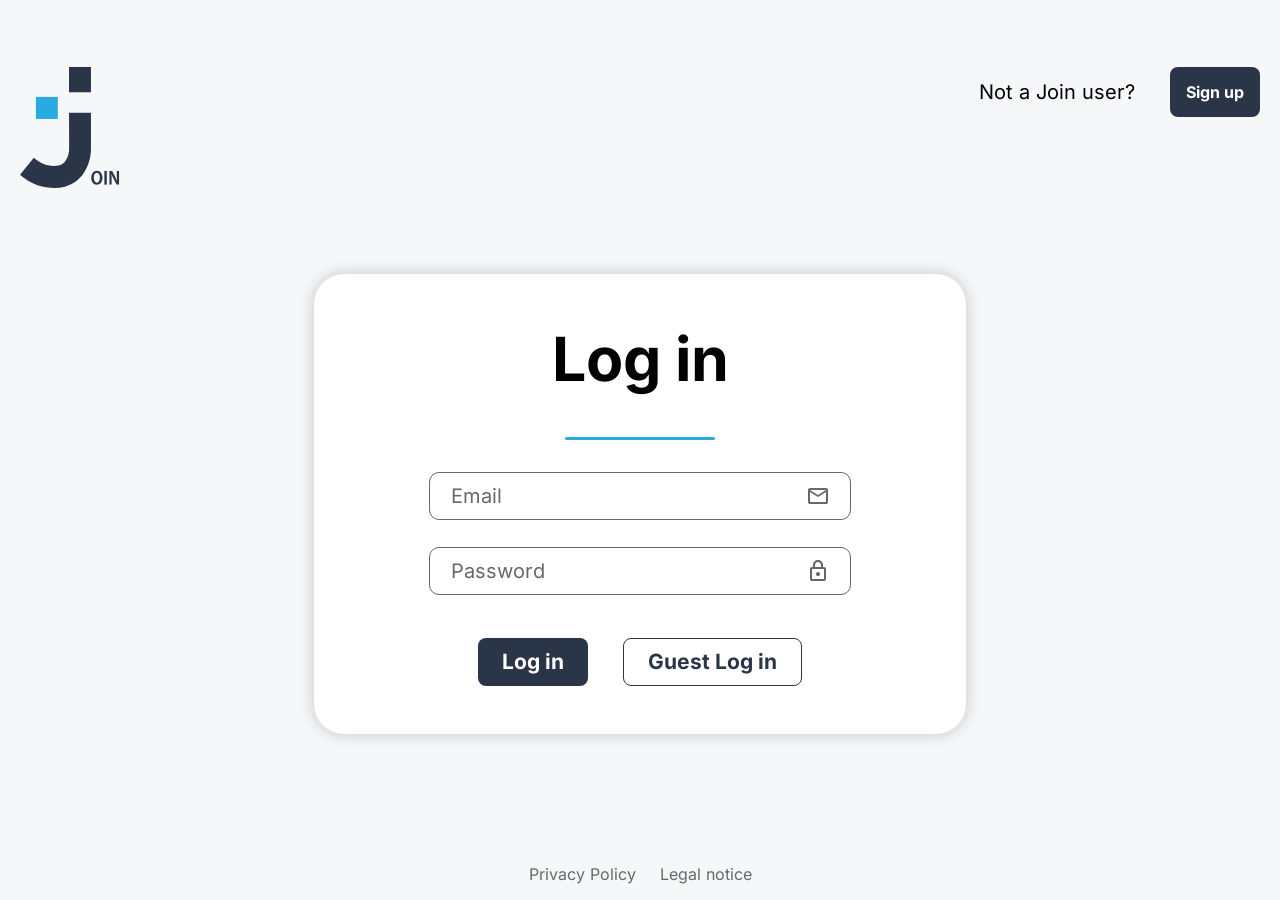
<file: index.html>
<!DOCTYPE html>
<html lang="en">

<head>
    <meta charset="UTF-8">
    <meta name="viewport" content="width=device-width, initial-scale=1.0">
    <title>Join - Log in</title>
    <link rel="icon" href="assets/icons/favicon.svg" type="image/svg+xml">

    <link rel="stylesheet" href="styles/fonts.css">
    <link rel="stylesheet" href="styles/variables.css">
    <link rel="stylesheet" href="style.css">
    <link rel="stylesheet" href="styles/components.css">
    <link rel="stylesheet" href="styles/login.css">
    <script src="js/data.js" defer></script>
    <script src="js/userData.js" defer></script>
    <script src="js/session.js" defer></script>
    <script src="js/formHelpers.js" defer></script>
    <script src="js/login.js" defer></script>
</head>

<body class="login-page intro intro-start">
    <div class="intro-overlay" id="introOverlay"></div>

    <header class="login-header">
        <div class="login-logo" id="loginLogo">
            <img src="assets/icons/logoDark.svg" alt="Join logo" width="100" height="122">
            <img class="login-logo-light" src="assets/icons/logo.svg" alt="" width="100" height="122">
        </div>
        <div class="signup-wrap" id="signupWrap">
            <span>Not a Join user?</span>
            <button class="btn btn-primary btn-small" type="button" id="showSignupBtn">Sign up</button>
        </div>
    </header>

    <main class="login-main" id="loginMain">
        <section class="login-card">
            <h1>Log in</h1>
            <span class="title-underline"></span>

            <form id="loginForm" class="login-form" novalidate>
                <div class="input-group">
                    <div class="input-wrap">
                        <input id="loginEmail" type="text" placeholder="Email" aria-label="Email" autocomplete="email">
                        <img src="assets/icons/loginMail.svg" alt="">
                    </div>
                    <span class="error-msg" id="loginEmailError" aria-live="polite"></span>
                </div>

                <div class="input-group">
                    <div class="input-wrap">
                        <input id="loginPassword" type="password" placeholder="Password" aria-label="Password" autocomplete="current-password">
                        <button class="password-toggle" type="button" id="loginPasswordToggle" aria-label="Show password" disabled>
                            <img src="assets/icons/loginPassword.svg" alt="">
                        </button>
                    </div>
                    <span class="error-msg" id="loginPasswordError" aria-live="polite"></span>
                </div>

                <div class="login-buttons">
                    <button class="btn btn-primary" type="submit" id="loginBtn">Log in</button>
                    <button class="btn btn-secondary" type="button" id="guestLoginBtn">Guest Log in</button>
                </div>
            </form>
        </section>
    </main>

    <main class="login-main signup-main d-none" id="signupMain">
        <section class="login-card signup-card">
            <button class="back-btn" type="button" id="backToLoginBtn" aria-label="Back to log in">
                <img src="assets/icons/arrow-left.svg" alt="">
            </button>
            <h1>Sign up</h1>
            <span class="title-underline"></span>

            <form id="signupForm" class="login-form" novalidate>
                <div class="input-group">
                    <div class="input-wrap">
                        <input id="signupName" type="text" placeholder="Name" aria-label="Name" autocomplete="name">
                        <img src="assets/icons/person.svg" alt="">
                    </div>
                    <span class="error-msg" id="signupNameError" aria-live="polite"></span>
                </div>

                <div class="input-group">
                    <div class="input-wrap">
                        <input id="signupEmail" type="text" placeholder="Email" aria-label="Email" autocomplete="email">
                        <img src="assets/icons/loginMail.svg" alt="">
                    </div>
                    <span class="error-msg" id="signupEmailError" aria-live="polite"></span>
                </div>

                <div class="input-group">
                    <div class="input-wrap">
                        <input id="signupPassword" type="password" placeholder="Password" aria-label="Password" autocomplete="new-password">
                        <button class="password-toggle" type="button" id="signupPasswordToggle" aria-label="Show password" disabled>
                            <img src="assets/icons/loginPassword.svg" alt="">
                        </button>
                    </div>
                    <span class="error-msg" id="signupPasswordError" aria-live="polite"></span>
                </div>

                <div class="input-group">
                    <div class="input-wrap">
                        <input id="signupConfirm" type="password" placeholder="Confirm Password" aria-label="Confirm Password" autocomplete="new-password">
                        <button class="password-toggle" type="button" id="signupConfirmToggle" aria-label="Show password" disabled>
                            <img src="assets/icons/loginPassword.svg" alt="">
                        </button>
                    </div>
                    <span class="error-msg" id="signupConfirmError" aria-live="polite"></span>
                </div>

                <div class="input-group">
                    <label class="privacy-check">
                        <input id="privacyCheck" type="checkbox">
                        <span>I accept the <a href="html/privacyPolicyExternal.html">Privacy policy</a></span>
                    </label>
                    <span class="error-msg privacy-error" id="privacyError" aria-live="polite"></span>
                </div>

                <div class="login-buttons">
                    <button class="btn btn-primary" type="submit" id="signupBtn" disabled>Sign up</button>
                </div>
            </form>
        </section>
    </main>

    <div class="popup" id="signupPopup" role="status">You Signed Up successfully</div>

    <footer class="login-footer">
        <a href="html/privacyPolicyExternal.html">Privacy Policy</a>
        <a href="html/legalNoticeExternal.html">Legal notice</a>
    </footer>
</body>

</html>
</file>
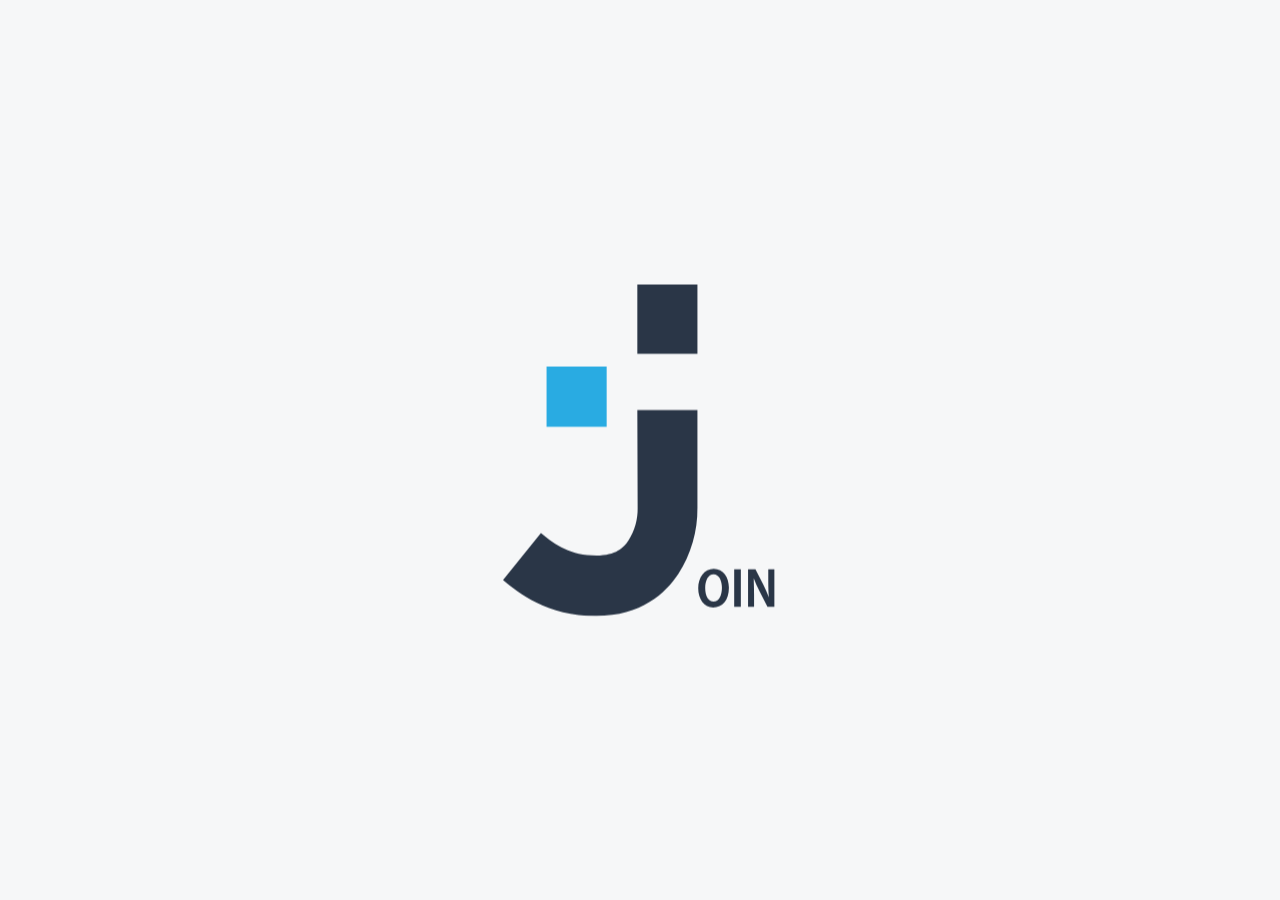
<file: html/addTask.html>
<!doctype html>
<html lang="en">
  <head>
    <meta charset="UTF-8" />
    <meta name="viewport" content="width=device-width, initial-scale=1.0" />
    <title>Add Task</title>
    <link
      rel="shortcut icon"
      href="../assets/icons/favorite-icon.svg"
      type="image/x-icon"
    />

    <link rel="stylesheet" href="../styles/fonts.css" />
    <link rel="stylesheet" href="../styles/variables.css" />
    <link rel="stylesheet" href="../styles/layout.css" />
    <link rel="stylesheet" href="../styles/components.css" />
    <link rel="stylesheet" href="../styles/addTask.css" />
    <link rel="stylesheet" href="../style.css" />
    <link rel="stylesheet" href="../styles/icons.css" />
    <script src="../js/session.js"></script>
    <script src="../js/pageHeaderTemplate.js"></script>
    <script src="../js/contactData.js"></script>
    <script src="../js/bordTemplate.js"></script>
    <script src="../script.js"></script>
  </head>

  <body
    class="app-layout"
    onload="
      requireLogin();
      includeHTML();
    "
  >
    <div
      class="shared-template"
      w3-include-html="../templates/template.html"
      data-active-page="addTask"
    ></div>
    <main>
        <section class="add-task-form">
          <section class="form-section-header">
            <h1>Add Task</h1>
          </section>

          <form class="form-section">
            <section class="form-section-left">
              <div class="form-group-title">
                <span>
                Title <span class="form-section-footer-required-star">*</span>
                </span>
                <div class="form-group">
                  <input
                    class="form-group-text"
                    type="text"
                    placeholder="Enter task title"
                    id="taskTitle"
                    name="taskTitle"
                    required
                  />
                </div>
              </div>

              <div class="form-group-title-textarea">
                Description
                <div class="form-group">
                  <textarea
                    class="form-group-textarea"
                    id="taskDescription"
                    placeholder="Enter task description"
                    name="taskDescription"
                    required
                  ></textarea>
                </div>
              </div>

              <div class="form-group-title-date">
                <span>
                Due Date <span class="form-section-footer-required-star">*</span>
                </span>
                <div class="form-group"> <input  class="form-group-text-date" type="text" placeholder="dd/mm/yyyy" id="taskDueDate" name="taskDueDate" required/>
                </div>
              </div>
              <span
                class="error-msg"
                id="loginEmailError"
                aria-live="polite"
              ></span>
            </section>

            <div class="separator-bottom"></div>
            <section class="form-section-right">
              <section class="form-group-title">
                Priority
                <div class="form-group-priority">
                  <button class="priority-button-urgent" type="button"id="taskPriorityLow">
                    Urgent <img src="../assets/icons/up.svg" alt="Up" />
                  </button>
                  <button class="priority-button-medium" type="button"id="taskPriorityMedium">
                    Medium <img src="../assets/icons/medium.svg" alt="Medium" />
                  </button>
                  <button
                    class="priority-button-low"
                    type="button"
                    id="taskPriorityHigh"
                  >
                    Low <img src="../assets/icons/Prio baja.svg" alt="Prio" />
                  </button>
                </div>
              </section>

              <section class="form-group-assigned">
                Assigned to
                <div class="form-group-assigned-select">
                  <select
                    class="form-group-text-assigned"
                    id="taskAssigned"
                    name="taskAssigned"
                    required
                  >
                    <option value="">Select contacts to assign</option>
                  </select>
                </div>
              </section>

              <section class="form-group-status">
                <span>
                Category <span class="form-section-footer-required-star">*</span>
                </span>
                <div class="form-group-status">
                  <select
                    class="form-group-text-assigned"
                    id="taskCategory"
                    name="taskCategory"
                    required
                  >
                    <option value="">Select category task category</option>
                  </select>
                </div>
              </section>

              <section class="form-group-deadline">
                Subtask
                <div class="form-group-deadline">
                  <input
                    class="form-group-text-assigned"
                    type="text"
                    placeholder="Enter subtask"
                    id="taskSubtask"
                    name="taskSubtask"
                    required
                  />
                </div>
              </section>
            </section>
          </form>
        </section>
        <section class="form-section-footer">
          <div class="form-section-footer-required">
            <span>
              <span class="form-section-footer-required-star">*</span>
              This field is required
            </span>
          </div>
          <section class="form-section-footer-buttons">
          <button type="button" onclick="clearForm()" class="form-section-footer-clear">clear X</button>
          <button type="submit"  onclick="gotoBoard()" class="form-section-footer-button">Create Task  <img class="summary-to-do-create" src="../assets/icons/done.svg" alt="Done Icon"/></button>
        </section>
    </main>
  </body>
</html>
</file>
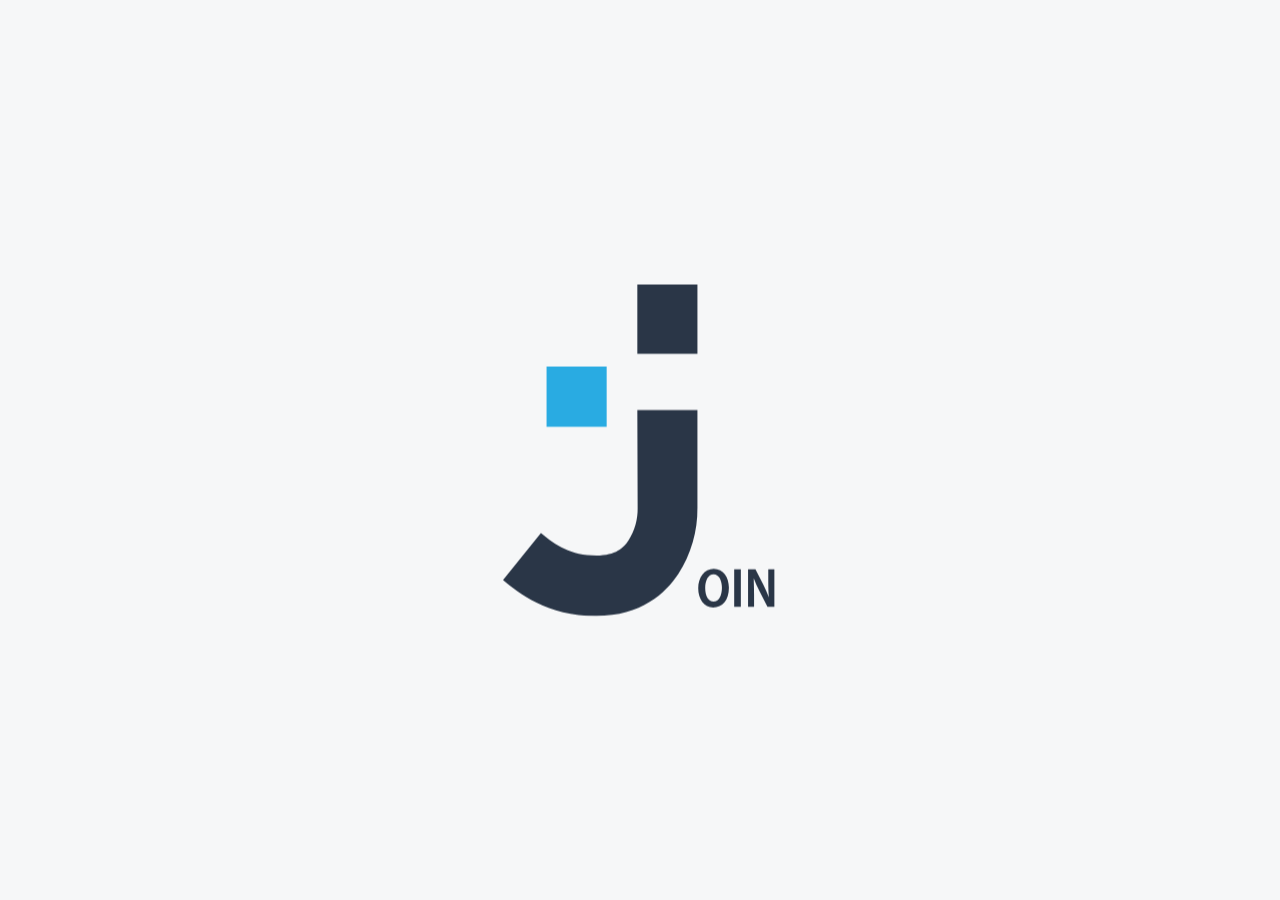
<file: html/board.html>
<!DOCTYPE html>
<html lang="en">

<head>
    <meta charset="UTF-8">
    <meta name="viewport" content="width=device-width, initial-scale=1.0">
    <title>Board</title>
    <link rel="shortcut icon" href="../assets/icons/favorite-icon.svg" type="image/x-icon">

    <link rel="stylesheet" href="../styles/fonts.css">
    <link rel="stylesheet" href="../styles/variables.css">
    <link rel="stylesheet" href="../styles/layout.css">
    <link rel="stylesheet" href="../styles/components.css">
    <link rel="stylesheet" href="../style.css">
    <link rel="stylesheet" href="../styles/board.css">
    <script src="../js/session.js"></script>
    <script src="../js/pageHeaderTemplate.js"></script>
    <script src="../js/data.js"></script>
    <script src="../js/userData.js"></script>
    <script src="../js/taskData.js"></script>
    <script src="../js/bordTemplates.js"></script>
    <script src="../js/board.js"></script>
</head>

<body class="app-layout" onload="requireLogin(); includeHTML()">
    <div class="shared-template" w3-include-html="../templates/template.html" data-active-page="board"></div>
    <main class="content">
        <section class="board-header">
            <h1>Board</h1>
            <div>
                <label class="search-task" for="search-input">
                    <input class="search-task-input" id="search-input" type="text" placeholder="Find Task" />
                    <img class="search-task-icon" src="../assets/icons/search-icon.svg" alt="start searching">
                </label>
                <button class="btn btn-primary" onclick="addTaskTest()">Add task +</button>
            </div>
        </section>
        <section class="board">
            <div class="columns">
                <div class="column-head">
                    <h2>To do</h2>
                    <img class="board-plus-icon" src="../assets/icons/plus-icon.svg" alt="add task button">
                </div>
                <div class="task-section" id="todo" data-status="todo"
                    ondragover="allowDrop(event)" ondrop="saveTaskDrop(event, 'todo')">
                </div>
            </div>
            <div class="columns">
                <div class="column-head">
                    <h2>In progress</h2>
                    <img class="board-plus-icon" src="../assets/icons/plus-icon.svg" alt="add task button">
                </div>
                <div class="task-section" id="inProgress" data-status="inProgress"
                    ondragover="allowDrop(event)" ondrop="saveTaskDrop(event, 'inProgress')">
                </div>
            </div>
            <div class="columns">
                <div class="column-head">
                    <h2>Await feedback</h2>
                    <img class="board-plus-icon" src="../assets/icons/plus-icon.svg" alt="add task button">
                </div>
                <div class="task-section" id="awaitFeedback" data-status="awaitFeedback"
                    ondragover="allowDrop(event)" ondrop="saveTaskDrop(event, 'awaitFeedback')">
                </div>
            </div>
            <div class="columns">
                <div class="column-head">
                    <h2>Done</h2>
                </div>
                <div class="task-section" id="done" data-status="done"
                    ondragover="allowDrop(event)" ondrop="saveTaskDrop(event, 'done')">
                </div>
            </div>
        </section>

        <section class="dialog-section">
            <dialog open>
                <div class="task-header">
                    <span>Technical Task</span>
                    <img src="../assets/icons/close.svg" alt="close icon">
                </div>
                <h3>Headline</h3>
                <p>description</p>
                <table>
                    <tr>
                        <td>Due date:</td>
                        <td>10/05/2023</td>
                    </tr>
                    <tr>
                        <td>Priority</td>
                        <td>Medium</td>
                    </tr>
                </table>
                <h4>Assigned To:</h4>
                <div class="signed-users">
                    signed users
                </div>
                <h4>Subtasks:</h4>
                <div class="subtasks">
                    <ul class="subtasks-list">
                        <li><label><input type="checkbox"> Create the layout</label></li>
                        <li><label><input type="checkbox"> Implement the functionality</label></li>
                        <li><label><input type="checkbox"> Test the feature</label></li>
                    </ul>
                </div>
                <div>
                    <span><img src="../assets/icons/delete.svg" alt="trash can icon">Delete</span>
                    <span><img src="../assets/icons/edit.svg" alt="edit icon">Edit</span>
                </div>
            </dialog>
        </section>
    </main>
</body>

</html>
</file>
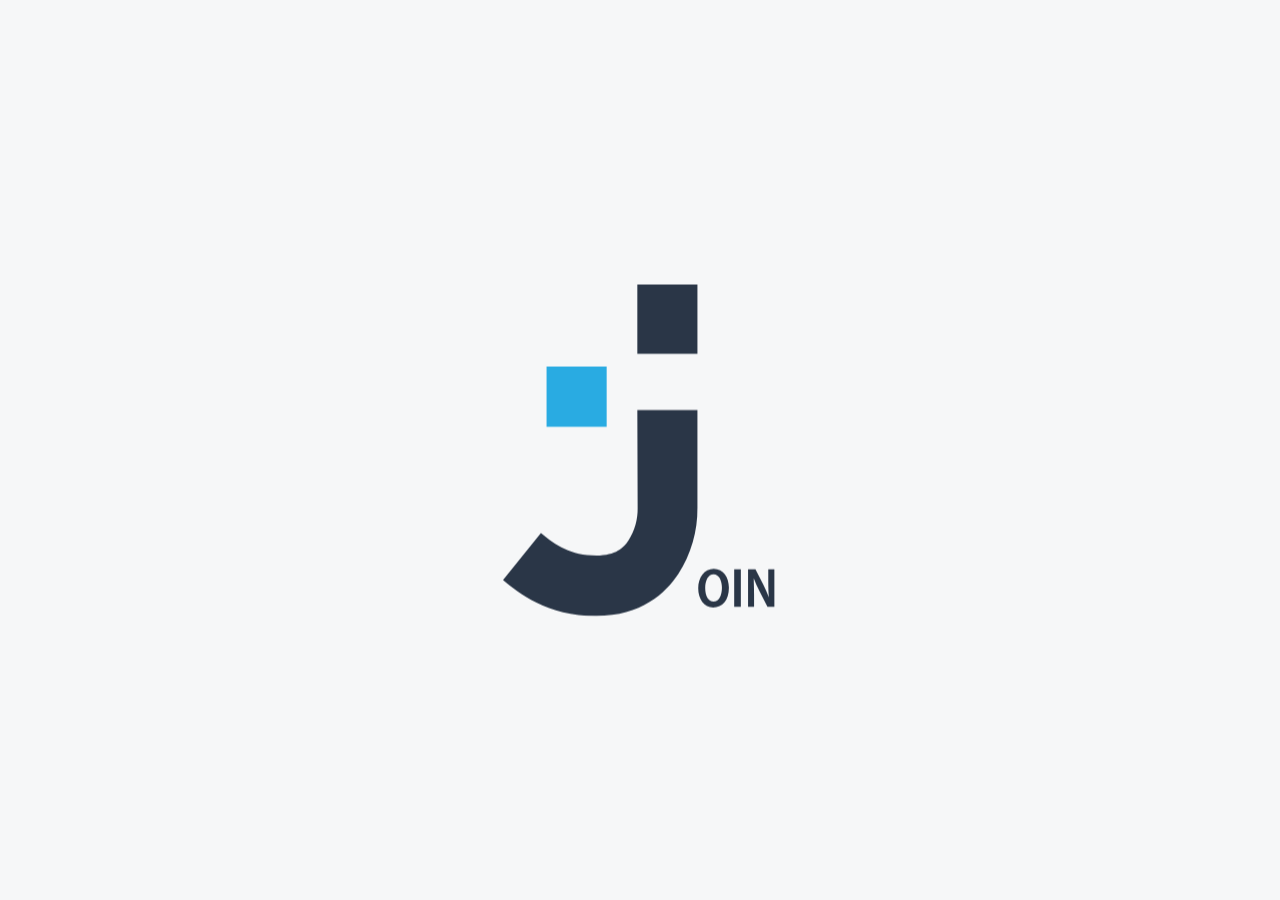
<file: html/contacts.html>
<!DOCTYPE html>
<html lang="en">

<head>
    <meta charset="UTF-8">
    <meta name="viewport" content="width=device-width, initial-scale=1.0">
    <title>Contacts</title>
    <link rel="shortcut icon" href="../assets/icons/favorite-icon.svg" type="image/x-icon">

    <link rel="stylesheet" href="../styles/fonts.css">
    <link rel="stylesheet" href="../styles/variables.css">
    <link rel="stylesheet" href="../styles/layout.css">
    <link rel="stylesheet" href="../styles/components.css">
    <link rel="stylesheet" href="../style.css">
    <link rel="stylesheet" href="../styles/contacts.css">
    <link rel="stylesheet" href="../styles/contactOverlay.css">
    <script src="../js/session.js"></script>
    <script src="../js/pageHeaderTemplate.js"></script>
    <script src="../js/formHelpers.js"></script>
    <script src="../js/data.js"></script>
    <script src="../js/contactData.js"></script>
    <script src="../js/contactTemplates.js"></script>
    <script src="../js/contactOverlay.js"></script>
    <script src="../js/contactView.js"></script>
</head>

<body class="app-layout" onload="requireLogin(); includeHTML(); initContactOverlay(); initContactView(); refreshContacts()">
    <div class="shared-template" w3-include-html="../templates/template.html" data-active-page="contacts"></div>
    <main class="contacts-page" id="contactsPage">
        <section class="contact-list">
            <button class="btn btn-primary contact-add-btn" id="contactAddBtn" aria-label="Add new contact">
                <span class="contact-add-text">Add new contact</span>
                <img src="../assets/icons/personAdd.svg" alt="">
            </button>
            <div id="contactList"></div>
        </section>

        <section class="contact-content">
            <button class="contact-back-btn" id="contactBackBtn" aria-label="Back to the contact list">
                <img src="../assets/icons/arrow-left.svg" alt="">
            </button>
            <div class="contacts-headline">
                <h1>Contacts</h1>
                <div class="contacts-headline-line"></div>
                <p>Better with a team</p>
            </div>
            <div id="contactDetails" class="contact-details"></div>
            <button class="btn btn-primary contact-more-btn" id="contactMoreBtn" aria-label="Open contact options" aria-expanded="false">
                <img src="../assets/icons/moreVert.svg" alt="">
            </button>
        </section>

        <div class="popup contact-popup" id="contactPopup" role="status">Contact successfully created</div>
    </main>

    <dialog id="contactOverlay" class="contact-overlay">
        <div class="overlay-aside">
            <img class="overlay-logo" src="../assets/icons/logo.svg" alt="Join logo">
            <h2 id="overlayTitle">Add contact</h2>
            <p id="overlaySubtitle">Tasks are better with a team!</p>
            <div class="overlay-line"></div>
        </div>
        <div class="overlay-main">
            <button class="overlay-close" id="overlayCloseBtn" aria-label="Close">
                <span class="overlay-close-icon"></span>
            </button>
            <div class="overlay-avatar" id="overlayAvatar">
                <img id="overlayAvatarPlaceholder" src="../assets/icons/avatarPlaceholder.svg" alt="">
                <span class="d-none" id="overlayAvatarInitials"></span>
            </div>
            <form class="overlay-form" id="contactForm" novalidate>
                <div class="input-group">
                    <div class="input-wrap">
                        <input id="contactName" type="text" placeholder="Name" aria-label="Name" autocomplete="name" autofocus>
                        <img src="../assets/icons/person.svg" alt="">
                    </div>
                    <span class="error-msg" id="contactNameError" aria-live="polite"></span>
                </div>
                <div class="input-group">
                    <div class="input-wrap">
                        <input id="contactEmail" type="text" placeholder="Email" aria-label="Email" autocomplete="email">
                        <img src="../assets/icons/loginMail.svg" alt="">
                    </div>
                    <span class="error-msg" id="contactEmailError" aria-live="polite"></span>
                </div>
                <div class="input-group">
                    <div class="input-wrap">
                        <input id="contactPhone" type="tel" placeholder="Phone" aria-label="Phone" autocomplete="tel">
                        <img src="../assets/icons/call.svg" alt="">
                    </div>
                    <span class="error-msg" id="contactPhoneError" aria-live="polite"></span>
                </div>
                <div class="overlay-buttons" id="overlayAddButtons">
                    <button class="btn btn-secondary overlay-cancel" id="overlayCancelBtn" type="button">
                        Cancel
                        <span class="overlay-cancel-icon"></span>
                    </button>
                    <button class="btn btn-primary overlay-submit" type="submit">
                        Create contact
                        <img src="../assets/icons/check.svg" alt="">
                    </button>
                </div>
                <div class="overlay-buttons d-none" id="overlayEditButtons">
                    <button class="btn btn-secondary overlay-cancel" id="overlayDeleteBtn" type="button">Delete</button>
                    <button class="btn btn-primary overlay-submit" type="submit">
                        Save
                        <img src="../assets/icons/check.svg" alt="">
                    </button>
                </div>
            </form>
        </div>
    </dialog>
</body>

</html>
</file>
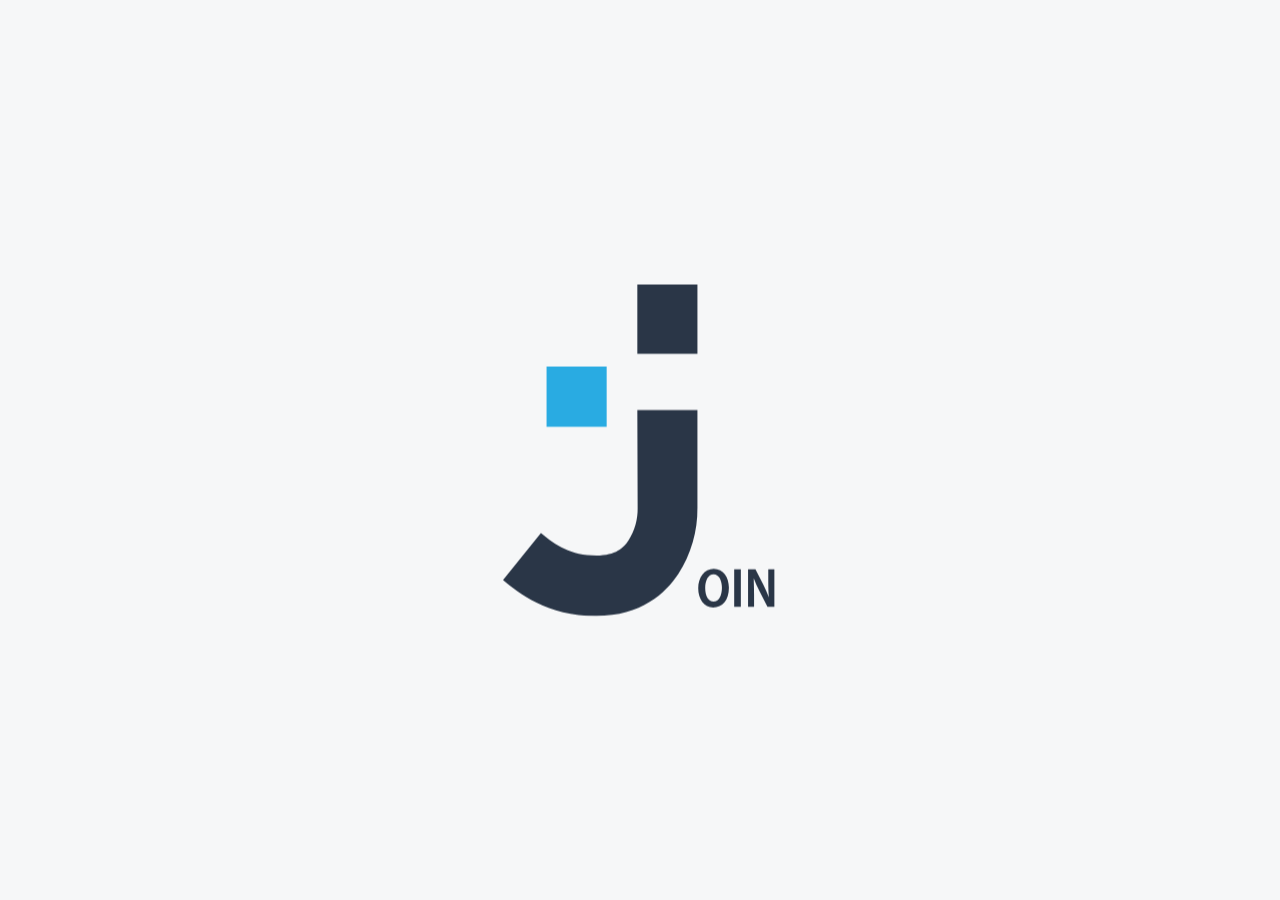
<file: html/help.html>
<!DOCTYPE html>
<html lang="en">

<head>
    <meta charset="UTF-8">
    <meta name="viewport" content="width=device-width, initial-scale=1.0">
    <title>Help</title>
    <link rel="shortcut icon" href="../assets/icons/favorite-icon.svg" type="image/x-icon">

    <link rel="stylesheet" href="../styles/fonts.css">
    <link rel="stylesheet" href="../styles/variables.css">
    <link rel="stylesheet" href="../styles/layout.css">
    <link rel="stylesheet" href="../styles/components.css">
    <link rel="stylesheet" href="../style.css">
    <link rel="stylesheet" href="../styles/page.css">
    <link rel="stylesheet" href="../styles/help.css">
    <script src="../js/session.js"></script>
    <script src="../js/pageHeaderTemplate.js"></script>
    <script src="../script.js"></script>
</head>

<body class="app-layout" onload="requireLogin(); includeHTML()">
    <div class="shared-template" w3-include-html="../templates/template.html" data-active-page="help"></div>
    <main class="page-content">
        <div class="page-headline">
            <h1>Help</h1>
            <button class="back-arrow" type="button" onclick="goBack()" aria-label="Back to last page">
                <img src="../assets/icons/arrow-left-line.svg" alt="">
            </button>
        </div>
        <p>
            Welcome to the help page for <span class="join">Join</span>, your guide to using our kanban
            project management tool. Here, we'll provide an overview of what <span class="join">Join</span>
            is, how it can benefit you, and how to use it.
        </p>

        <h2>What is Join?</h2>
        <p>
            <span class="join">Join</span> is a kanban-based project management tool designed and built
            by a group of dedicated students as part of their web development bootcamp at the
            <span class="join">Developer Akademie</span>.
        </p>
        <br>
        <p>
            Kanban, a Japanese term meaning "billboard", is a highly effective method to visualize work,
            limit work-in-progress, and maximize efficiency (or flow). <span class="join">Join</span>
            leverages the principles of kanban to help users manage their tasks and projects in an
            intuitive, visual interface.
        </p>
        <br>
        <p>
            It is important to note that <span class="join">Join</span> is designed as an educational
            exercise and is not intended for extensive business usage. While we strive to ensure the best
            possible user experience, we cannot guarantee consistent availability, reliability, accuracy,
            or other aspects of quality regarding <span class="join">Join</span>.
        </p>

        <h2>How to use it</h2>
        <p>Here is a step-by-step guide on how to use <span class="join">Join</span>:</p>
        <br>
        <ol class="help-steps">
            <li>
                <h3>Exploring the Board</h3>
                <p>
                    When you log in to <span class="join">Join</span>, you'll find a default board. This board
                    represents your project and contains four default lists: "To Do", "In Progress",
                    "Await feedback" and "Done".
                </p>
            </li>
            <li>
                <h3>Creating Contacts</h3>
                <p>
                    In <span class="join">Join</span>, you can add contacts to collaborate on your projects.
                    Go to the "Contacts" section, click on "New contact", and fill in the required information.
                    Once added, these contacts can be assigned tasks and they can interact with the tasks on
                    the board.
                </p>
            </li>
            <li>
                <h3>Adding Cards</h3>
                <p>
                    Now that you've added your contacts, you can start adding cards. Cards represent
                    individual tasks. Click the "+" button under the appropriate list to create a new card.
                    Fill in the task details in the card, like task name, description, due date, assignees, etc.
                </p>
            </li>
            <li>
                <h3>Moving Cards</h3>
                <p>
                    As the task moves from one stage to another, you can reflect that on the board by dragging
                    and dropping the card from one list to another.
                </p>
            </li>
            <li>
                <h3>Deleting Cards</h3>
                <p>
                    Once a task is completed, you can either move it to the "Done" list or delete it. Deleting
                    a card will permanently remove it from the board. Please exercise caution when deleting
                    cards, as this action is irreversible.
                </p>
            </li>
        </ol>
        <br>
        <p>
            Remember that using <span class="join">Join</span> effectively requires consistent updates
            from you and your team to ensure the board reflects the current state of your project.
        </p>
        <br>
        <p>
            Have more questions about <span class="join">Join</span>? Feel free to contact us at
            [E-MAIL ADDRESS]. We're here to help you!
        </p>
        <br>
        <p>Enjoy using <span class="join">Join</span>!</p>
    </main>
</body>

</html>
</file>
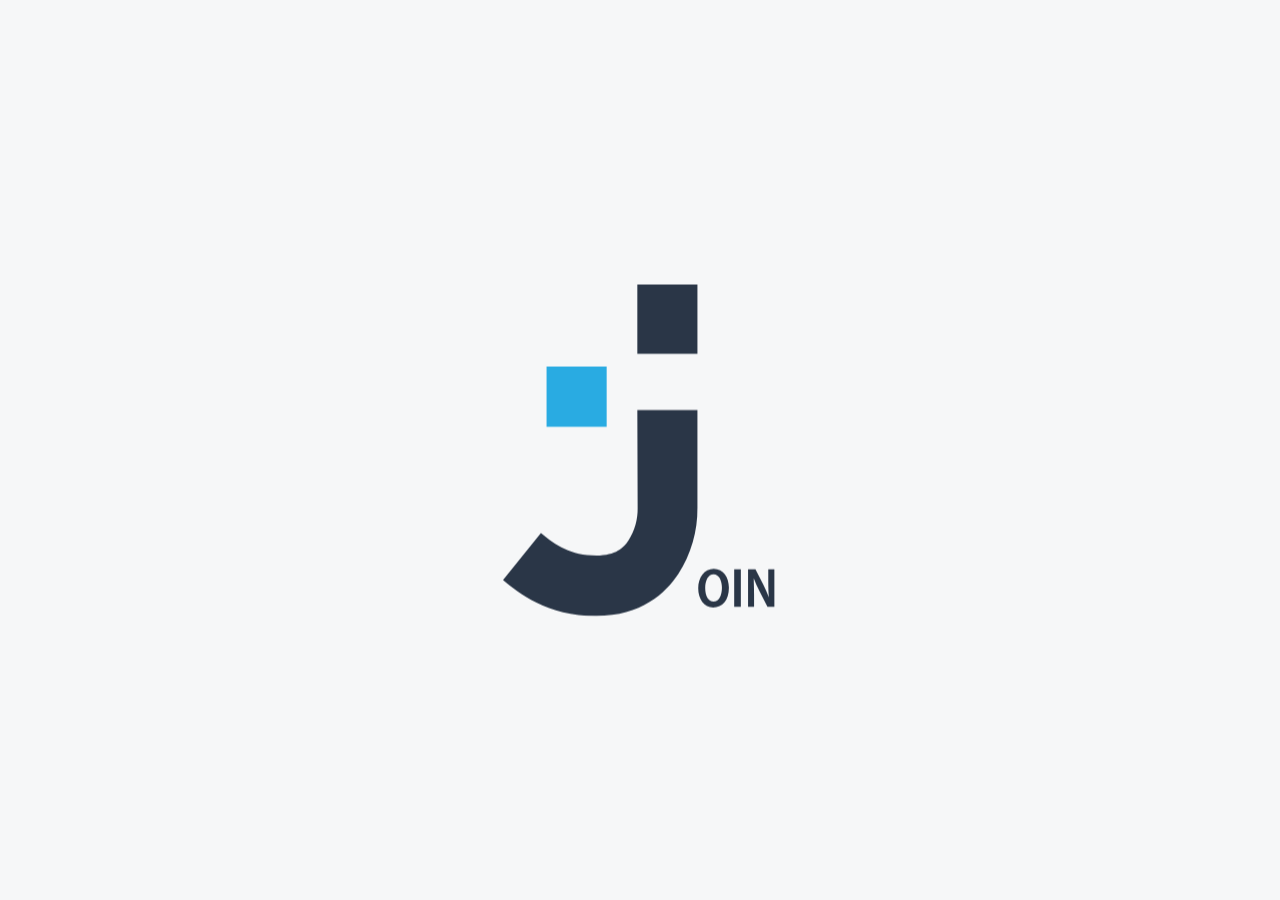
<file: html/legalNotice.html>
<!DOCTYPE html>
<html lang="en">

<head>
    <meta charset="UTF-8">
    <meta name="viewport" content="width=device-width, initial-scale=1.0">
    <title>Legal Notice</title>
    <link rel="shortcut icon" href="../assets/icons/favorite-icon.svg" type="image/x-icon">

    <link rel="stylesheet" href="../styles/fonts.css">
    <link rel="stylesheet" href="../styles/variables.css">
    <link rel="stylesheet" href="../styles/layout.css">
    <link rel="stylesheet" href="../styles/components.css">
    <link rel="stylesheet" href="../style.css">
    <link rel="stylesheet" href="../styles/page.css">
    <script src="../js/session.js"></script>
    <script src="../js/pageHeaderTemplate.js"></script>
    <script src="../script.js"></script>
</head>

<body class="app-layout" onload="requireLogin(); includeHTML()">
    <div class="shared-template" w3-include-html="../templates/template.html" data-active-page="legalNotice"></div>
    <main class="page-content">
        <div class="page-headline">
            <h1>Legal Notice</h1>
            <button class="back-arrow back-arrow-mobile" type="button" onclick="goBack()" aria-label="Back to last page">
                <img src="../assets/icons/arrow-left-line.svg" alt="">
            </button>
        </div>
        <p>Last updated: November 13, 2026</p>

        <h2>1. Imprint</h2>
        <p>
            Samuel Willburger, Alexander Zerbian, Marven Janssen<br>
            [STREET AND HOUSE NUMBER]<br>
            [POSTCODE AND CITY]<br>
            Email: [E-MAIL ADDRESS]
        </p>

        <h2>2. Acceptance of terms</h2>
        <p>
            By accessing and using <span class="join">Join</span> (Product), you acknowledge and agree to the
            following terms
            and conditions, and any policies, guidelines, or amendments thereto that may be presented
            to you from time to time. We, the listed students, may update or change the terms and
            conditions from time to time without notice.
        </p>

        <h2>3. Scope and ownership of the product</h2>
        <p>
            <span class="join">Join</span> has been developed as part of a student group project in a web
            development bootcamp
            at the <span class="join">Developer Akademie GmbH</span>. It has an educational purpose and is not
            intended for
            extensive personal &amp; business usage. As such, we cannot guarantee consistent
            availability, reliability, accuracy, or any other aspect of quality regarding this Product.
        </p>
        <p>
            The design of <span class="join">Join</span> is owned by the <span class="join">Developer Akademie
                GmbH</span>. Unauthorized use, reproduction,
            modification, distribution, or replication of the design is strictly prohibited.
        </p>

        <h2>4. Proprietary rights</h2>
        <p>
            Aside from the design owned by <span class="join">Developer Akademie GmbH</span>, we, the listed
            students, retain all
            proprietary rights in <span class="join">Join</span>, including any associated copyrighted material,
            trademarks, and
            other proprietary information.
        </p>

        <h2>5. Use of the product</h2>
        <p>
            <span class="join">Join</span> is intended to be used for lawful purposes only, in accordance with all
            applicable laws
            and regulations. Any use of <span class="join">Join</span> for illegal activities, or to harass, harm,
            threaten, or
            intimidate another person, is strictly prohibited. You are solely responsible for your
            interactions with other users of <span class="join">Join</span>.
        </p>

        <h2>6. Disclaimer of warranties and limitation of liability</h2>
        <p>
            <span class="join">Join</span> is provided "as is" without warranty of any kind, whether express or
            implied, including
            but not limited to the implied warranties of merchantability, fitness for a particular
            purpose, and non-infringement. In no event will we, the listed students, or the <span class="join">Developer
                Akademie</span>, be liable for any direct, indirect, incidental, special, consequential or exemplary
            damages, including but not limited to, damages for loss of profits, goodwill, use, data, or
            other intangible losses, even if we have been advised of the possibility of such damages,
            arising out of or in connection with the use or performance of <span class="join">Join</span>.
        </p>

        <h2>7. Indemnity</h2>
        <p>
            You agree to indemnify, defend and hold harmless us, the listed students, the <span class="join">Developer
                Akademie</span>, and our affiliates, partners, officers, directors, agents, and employees, from and
            against any claim, demand, loss, damage, cost, or liability (including reasonable legal fees)
            arising out of or relating to your use of <span class="join">Join</span> and/or your breach of this
            Legal Notice.
        </p>

        <h2>8. Contact</h2>
        <p>For any questions or notices, please contact us at [E-MAIL ADDRESS].</p>
</body>

</html>
</file>
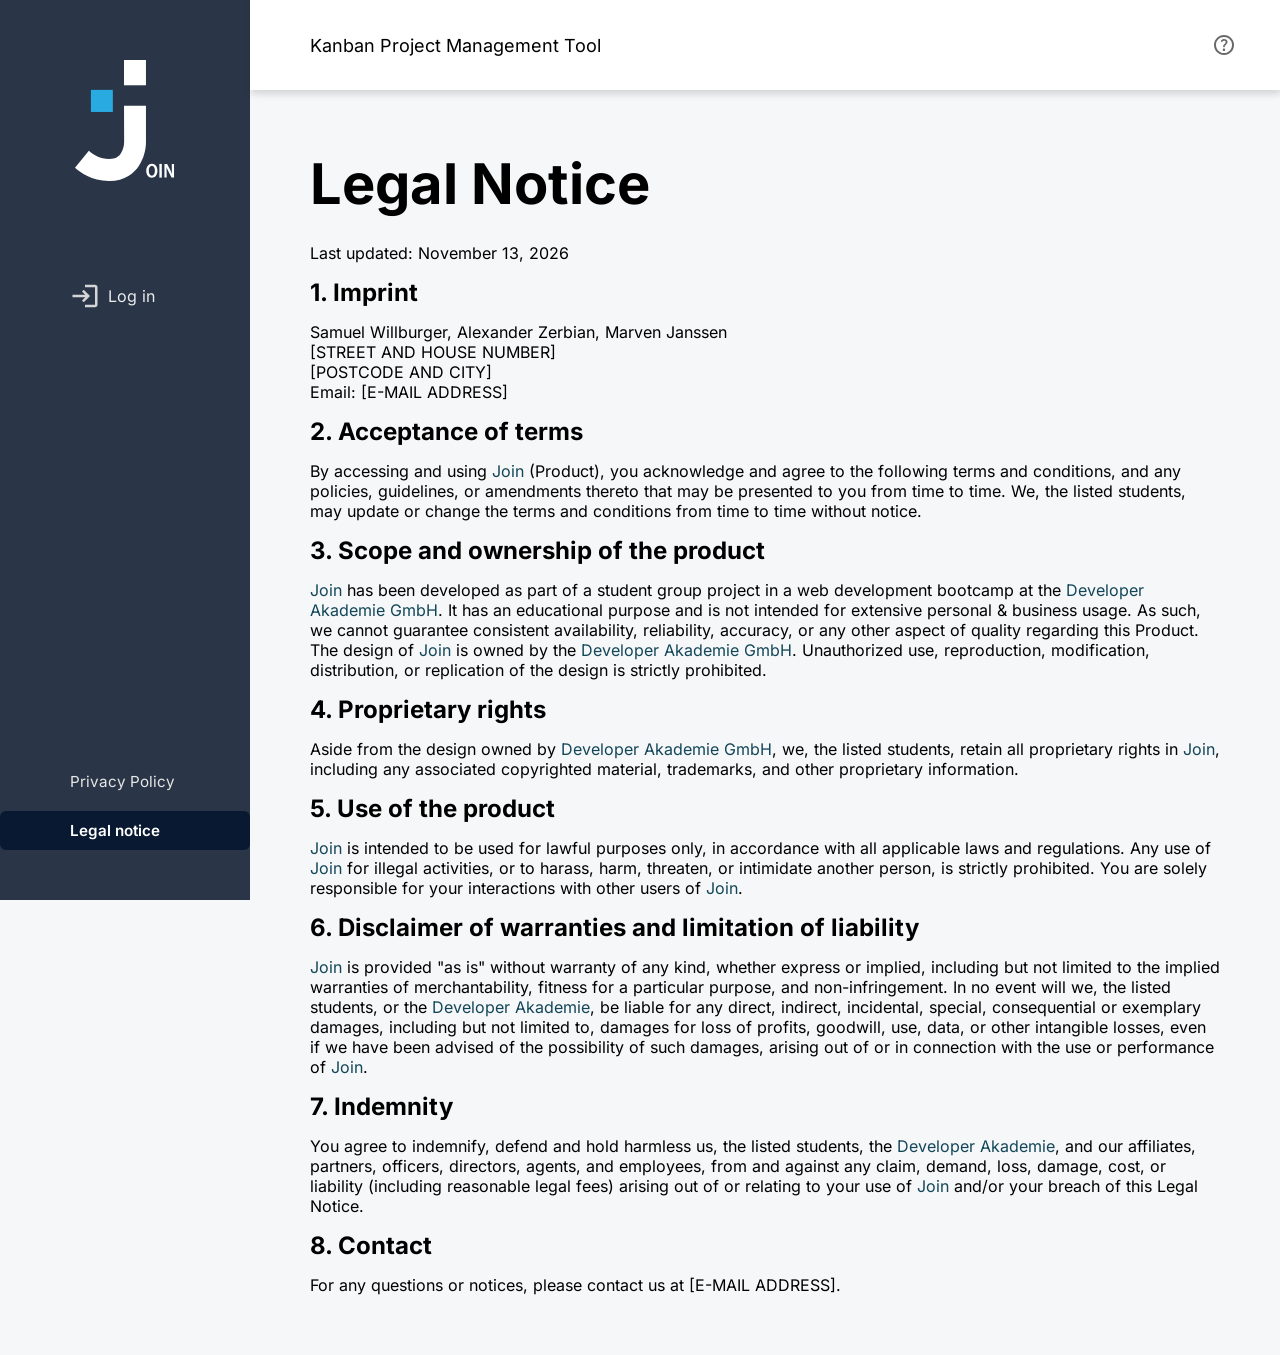
<file: html/legalNoticeExternal.html>
<!DOCTYPE html>
<html lang="en">

<head>
    <meta charset="UTF-8">
    <meta name="viewport" content="width=device-width, initial-scale=1.0">
    <title>Legal Notice - External</title>
    <link rel="shortcut icon" href="../assets/icons/favorite-icon.svg" type="image/x-icon">

    <link rel="stylesheet" href="../styles/fonts.css">
    <link rel="stylesheet" href="../styles/variables.css">
    <link rel="stylesheet" href="../styles/layout.css">
    <link rel="stylesheet" href="../styles/components.css">
    <link rel="stylesheet" href="../style.css">
    <link rel="stylesheet" href="../styles/page.css">
    <script src="../js/pageHeaderTemplate.js"></script>
    <script src="../script.js"></script>
</head>

<body class="app-layout" onload="includeHTML()">
    <div class="shared-template" w3-include-html="../templates/template.html" data-active-page="legalNotice"
        data-layout="external" data-privacy-href="../html/privacyPolicyExternal.html"
        data-legal-notice-href="../html/legalNoticeExternal.html"></div>
    <main class="page-content">
            <div class="page-headline">
                <h1>Legal Notice</h1>
                <button class="back-arrow back-arrow-mobile" type="button" onclick="goBack('../index.html')" aria-label="Back to last page">
                    <img src="../assets/icons/arrow-left-line.svg" alt="">
                </button>
            </div>
            <p>Last updated: November 13, 2026</p>

            <h2>1. Imprint</h2>
            <p>
                Samuel Willburger, Alexander Zerbian, Marven Janssen<br>
                [STREET AND HOUSE NUMBER]<br>
                [POSTCODE AND CITY]<br>
                Email: [E-MAIL ADDRESS]
            </p>

            <h2>2. Acceptance of terms</h2>
            <p>
                By accessing and using <span class="join">Join</span> (Product), you acknowledge and agree to the
                following terms
                and conditions, and any policies, guidelines, or amendments thereto that may be presented
                to you from time to time. We, the listed students, may update or change the terms and
                conditions from time to time without notice.
            </p>

            <h2>3. Scope and ownership of the product</h2>
            <p>
                <span class="join">Join</span> has been developed as part of a student group project in a web
                development bootcamp
                at the <span class="join">Developer Akademie GmbH</span>. It has an educational purpose and is not
                intended for
                extensive personal &amp; business usage. As such, we cannot guarantee consistent
                availability, reliability, accuracy, or any other aspect of quality regarding this Product.
            </p>
            <p>
                The design of <span class="join">Join</span> is owned by the <span class="join">Developer Akademie
                    GmbH</span>. Unauthorized use, reproduction,
                modification, distribution, or replication of the design is strictly prohibited.
            </p>

            <h2>4. Proprietary rights</h2>
            <p>
                Aside from the design owned by <span class="join">Developer Akademie GmbH</span>, we, the listed
                students, retain all
                proprietary rights in <span class="join">Join</span>, including any associated copyrighted material,
                trademarks, and
                other proprietary information.
            </p>

            <h2>5. Use of the product</h2>
            <p>
                <span class="join">Join</span> is intended to be used for lawful purposes only, in accordance with all
                applicable laws
                and regulations. Any use of <span class="join">Join</span> for illegal activities, or to harass, harm,
                threaten, or
                intimidate another person, is strictly prohibited. You are solely responsible for your
                interactions with other users of <span class="join">Join</span>.
            </p>

            <h2>6. Disclaimer of warranties and limitation of liability</h2>
            <p>
                <span class="join">Join</span> is provided "as is" without warranty of any kind, whether express or
                implied, including
                but not limited to the implied warranties of merchantability, fitness for a particular
                purpose, and non-infringement. In no event will we, the listed students, or the <span
                    class="join">Developer
                    Akademie</span>, be liable for any direct, indirect, incidental, special, consequential or exemplary
                damages, including but not limited to, damages for loss of profits, goodwill, use, data, or
                other intangible losses, even if we have been advised of the possibility of such damages,
                arising out of or in connection with the use or performance of <span class="join">Join</span>.
            </p>

            <h2>7. Indemnity</h2>
            <p>
                You agree to indemnify, defend and hold harmless us, the listed students, the <span
                    class="join">Developer
                    Akademie</span>, and our affiliates, partners, officers, directors, agents, and employees, from and
                against any claim, demand, loss, damage, cost, or liability (including reasonable legal fees)
                arising out of or relating to your use of <span class="join">Join</span> and/or your breach of this
                Legal Notice.
            </p>

            <h2>8. Contact</h2>
            <p>For any questions or notices, please contact us at [E-MAIL ADDRESS].</p>
    </main>
</body>

</html>
</file>
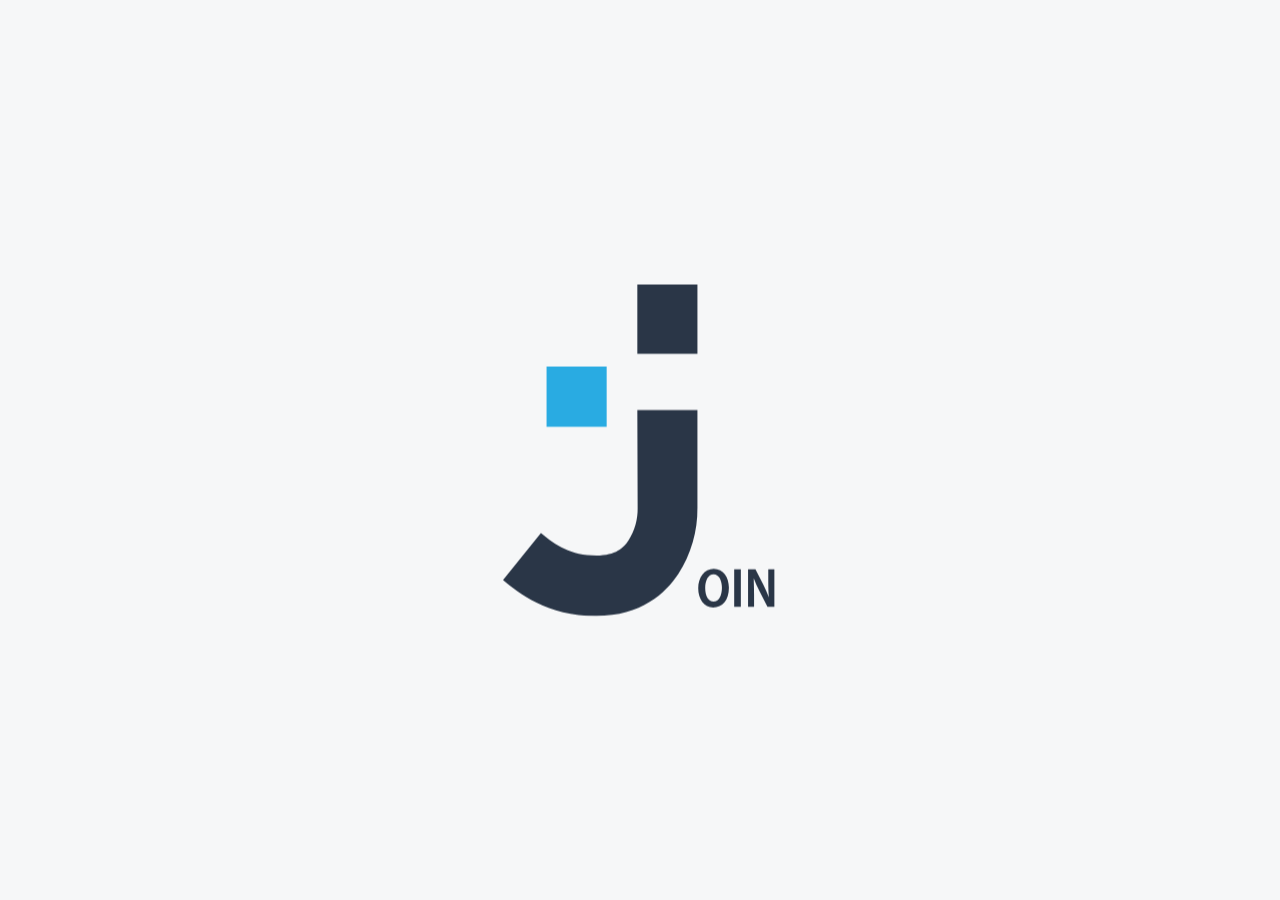
<file: html/privacyPolicy.html>
<!DOCTYPE html>
<html lang="en">

<head>
    <meta charset="UTF-8">
    <meta name="viewport" content="width=device-width, initial-scale=1.0">
    <title>Privacy Policy</title>
    <link rel="shortcut icon" href="../assets/icons/favorite-icon.svg" type="image/x-icon">

    <link rel="stylesheet" href="../styles/fonts.css">
    <link rel="stylesheet" href="../styles/variables.css">
    <link rel="stylesheet" href="../styles/layout.css">
    <link rel="stylesheet" href="../styles/components.css">
    <link rel="stylesheet" href="../style.css">
    <link rel="stylesheet" href="../styles/page.css">
    <script src="../js/session.js"></script>
    <script src="../js/pageHeaderTemplate.js"></script>
    <script src="../script.js"></script>
</head>

<body class="app-layout" onload="requireLogin(); includeHTML()">
    <div class="shared-template" w3-include-html="../templates/template.html" data-active-page="privacyPolicy"></div>
    <main class="page-content">
        <div class="page-headline">
            <h1>Privacy Policy</h1>
            <button class="back-arrow back-arrow-mobile" type="button" onclick="goBack()" aria-label="Back to last page">
                <img src="../assets/icons/arrow-left-line.svg" alt="">
            </button>
        </div>
        <p>Last updated: November 12, 2026</p>

        <h2>1. Responsible parties</h2>
        <p>
            Join is a student project created by Samuel Willburger, Alexander Zerbian and Marven Janssen.<br>
            Contact: [E-MAIL ADDRESS]
        </p>

        <h2>2. Purpose of this application</h2>
        <p>
            Join is a non-commercial learning project. It is a Kanban-based task management tool
            created for educational purposes only. Please do not enter sensitive personal data
            or passwords that you use for other services.
        </p>

        <h2>3. Data we collect</h2>
        <p>When you use Join, we store the following data:</p>
        <ul class="list">
            <li>Account data: name, email address and password (on sign up)</li>
            <li>Contacts you create: name, email address and phone number</li>
            <li>Tasks you create: title, description, due date, priority, category, subtasks and assigned contacts</li>
        </ul>
        <p>
            All users, including the guest login, share the same board, contacts and tasks.
            Content you create is therefore visible to other users of Join.
        </p>

        <h2>4. Hosting</h2>
        <p>
            This website is hosted on GitHub Pages, a service of GitHub, Inc., USA.
            When you visit the website, GitHub may process technical data such as your IP address
            in server log files. For more information, see the
            <a href="https://docs.github.com/en/site-policy/privacy-policies/github-general-privacy-statement"
                target="_blank">GitHub Privacy Statement</a>.
        </p>

        <h2>5. Database</h2>
        <p>
            Account data, contacts and tasks are stored in the Firebase Realtime Database,
            a service provided by Google. The database is hosted in [REGION].
            For more information, see the
            <a href="https://firebase.google.com/support/privacy" target="_blank">Firebase Privacy and Security</a>
            page.
        </p>

        <h2>6. Session storage</h2>
        <p>
            To keep you logged in while you navigate between pages, Join uses the sessionStorage
            of your browser. This data is deleted automatically when you close the browser tab.
            Join does not use cookies.
        </p>

        <h2>7. Fonts</h2>
        <p>
            All fonts are hosted locally. No connection to external font providers is made.
        </p>

        <h2>8. Legal basis</h2>
        <p>
            Data is processed on the basis of your consent (Art. 6 (1) (a) GDPR), which you give
            by accepting this privacy policy during sign up.
        </p>

        <h2>9. Storage period</h2>
        <p>
            Data is stored until you ask us to delete it or until the project is discontinued.
        </p>

        <h2>10. Your rights</h2>
        <p>Under the GDPR you have the right to:</p>
        <ul class="list">
            <li>request information about the data stored about you</li>
            <li>have incorrect data corrected</li>
            <li>have your data deleted</li>
            <li>restrict the processing of your data</li>
            <li>withdraw your consent at any time</li>
            <li>lodge a complaint with a data protection supervisory authority</li>
        </ul>
        <p>To exercise these rights, please contact us at the email address above.</p>
    </main>
</body>

</html>
</file>
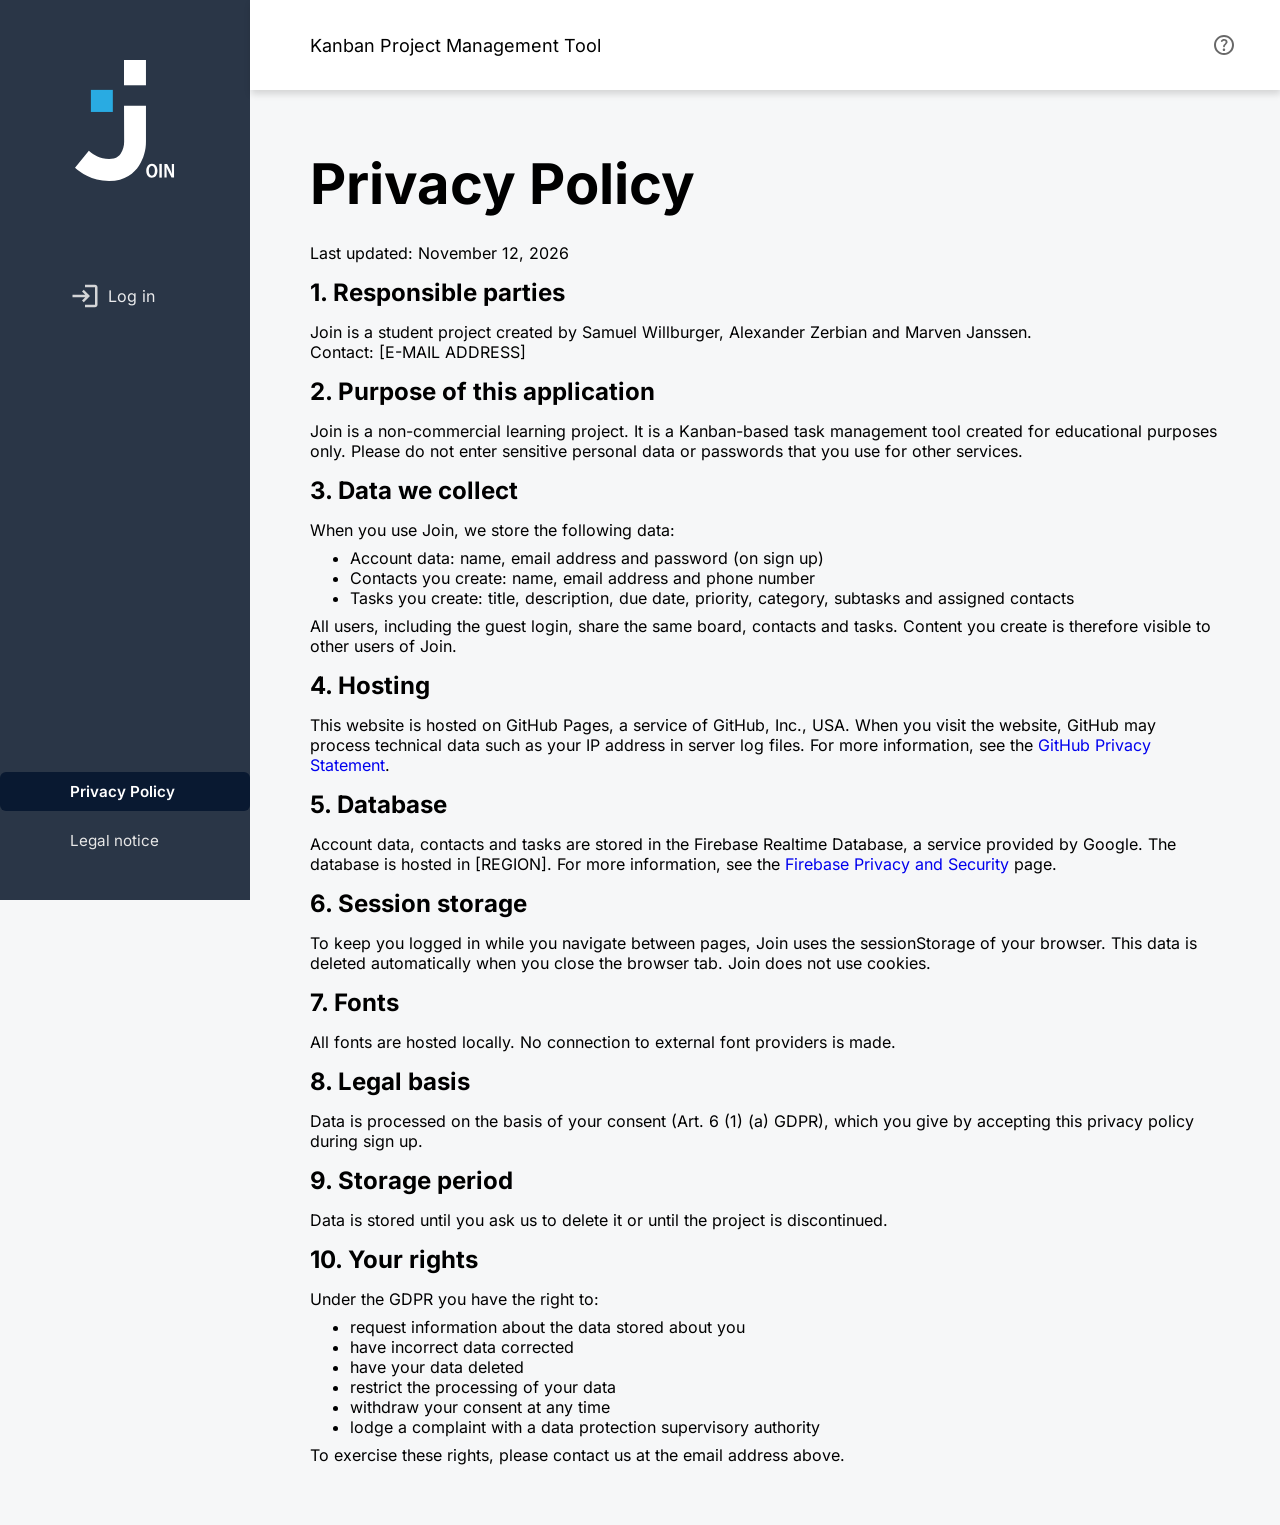
<file: html/privacyPolicyExternal.html>
<!DOCTYPE html>
<html lang="en">

<head>
    <meta charset="UTF-8">
    <meta name="viewport" content="width=device-width, initial-scale=1.0">
    <title>Privacy Policy - External</title>
    <link rel="shortcut icon" href="../assets/icons/favorite-icon.svg" type="image/x-icon">

    <link rel="stylesheet" href="../styles/fonts.css">
    <link rel="stylesheet" href="../styles/variables.css">
    <link rel="stylesheet" href="../styles/layout.css">
    <link rel="stylesheet" href="../styles/components.css">
    <link rel="stylesheet" href="../style.css">
    <link rel="stylesheet" href="../styles/page.css">
    <script src="../js/pageHeaderTemplate.js"></script>
    <script src="../script.js"></script>
</head>

<body class="app-layout" onload="includeHTML()">
    <div class="shared-template" w3-include-html="../templates/template.html" data-active-page="privacyPolicy"
        data-layout="external" data-privacy-href="../html/privacyPolicyExternal.html"
        data-legal-notice-href="../html/legalNoticeExternal.html">
    </div>
    <main class="page-content">
        <div class="page-headline">
            <h1>Privacy Policy</h1>
            <button class="back-arrow back-arrow-mobile" type="button" onclick="goBack('../index.html')" aria-label="Back to last page">
                <img src="../assets/icons/arrow-left-line.svg" alt="">
            </button>
        </div>
        <p>Last updated: November 12, 2026</p>

        <h2>1. Responsible parties</h2>
        <p>
            Join is a student project created by Samuel Willburger, Alexander Zerbian and Marven Janssen.<br>
            Contact: [E-MAIL ADDRESS]
        </p>

        <h2>2. Purpose of this application</h2>
        <p>
            Join is a non-commercial learning project. It is a Kanban-based task management tool
            created for educational purposes only. Please do not enter sensitive personal data
            or passwords that you use for other services.
        </p>

        <h2>3. Data we collect</h2>
        <p>When you use Join, we store the following data:</p>
        <ul class="list">
            <li>Account data: name, email address and password (on sign up)</li>
            <li>Contacts you create: name, email address and phone number</li>
            <li>Tasks you create: title, description, due date, priority, category, subtasks and assigned contacts</li>
        </ul>
        <p>
            All users, including the guest login, share the same board, contacts and tasks.
            Content you create is therefore visible to other users of Join.
        </p>

        <h2>4. Hosting</h2>
        <p>
            This website is hosted on GitHub Pages, a service of GitHub, Inc., USA.
            When you visit the website, GitHub may process technical data such as your IP address
            in server log files. For more information, see the
            <a href="https://docs.github.com/en/site-policy/privacy-policies/github-general-privacy-statement"
                target="_blank">GitHub Privacy Statement</a>.
        </p>

        <h2>5. Database</h2>
        <p>
            Account data, contacts and tasks are stored in the Firebase Realtime Database,
            a service provided by Google. The database is hosted in [REGION].
            For more information, see the
            <a href="https://firebase.google.com/support/privacy" target="_blank">Firebase Privacy and Security</a>
            page.
        </p>

        <h2>6. Session storage</h2>
        <p>
            To keep you logged in while you navigate between pages, Join uses the sessionStorage
            of your browser. This data is deleted automatically when you close the browser tab.
            Join does not use cookies.
        </p>

        <h2>7. Fonts</h2>
        <p>
            All fonts are hosted locally. No connection to external font providers is made.
        </p>

        <h2>8. Legal basis</h2>
        <p>
            Data is processed on the basis of your consent (Art. 6 (1) (a) GDPR), which you give
            by accepting this privacy policy during sign up.
        </p>

        <h2>9. Storage period</h2>
        <p>
            Data is stored until you ask us to delete it or until the project is discontinued.
        </p>

        <h2>10. Your rights</h2>
        <p>Under the GDPR you have the right to:</p>
        <ul class="list">
            <li>request information about the data stored about you</li>
            <li>have incorrect data corrected</li>
            <li>have your data deleted</li>
            <li>restrict the processing of your data</li>
            <li>withdraw your consent at any time</li>
            <li>lodge a complaint with a data protection supervisory authority</li>
        </ul>
        <p>To exercise these rights, please contact us at the email address above.</p>
    </main>
</body>

</html>
</file>
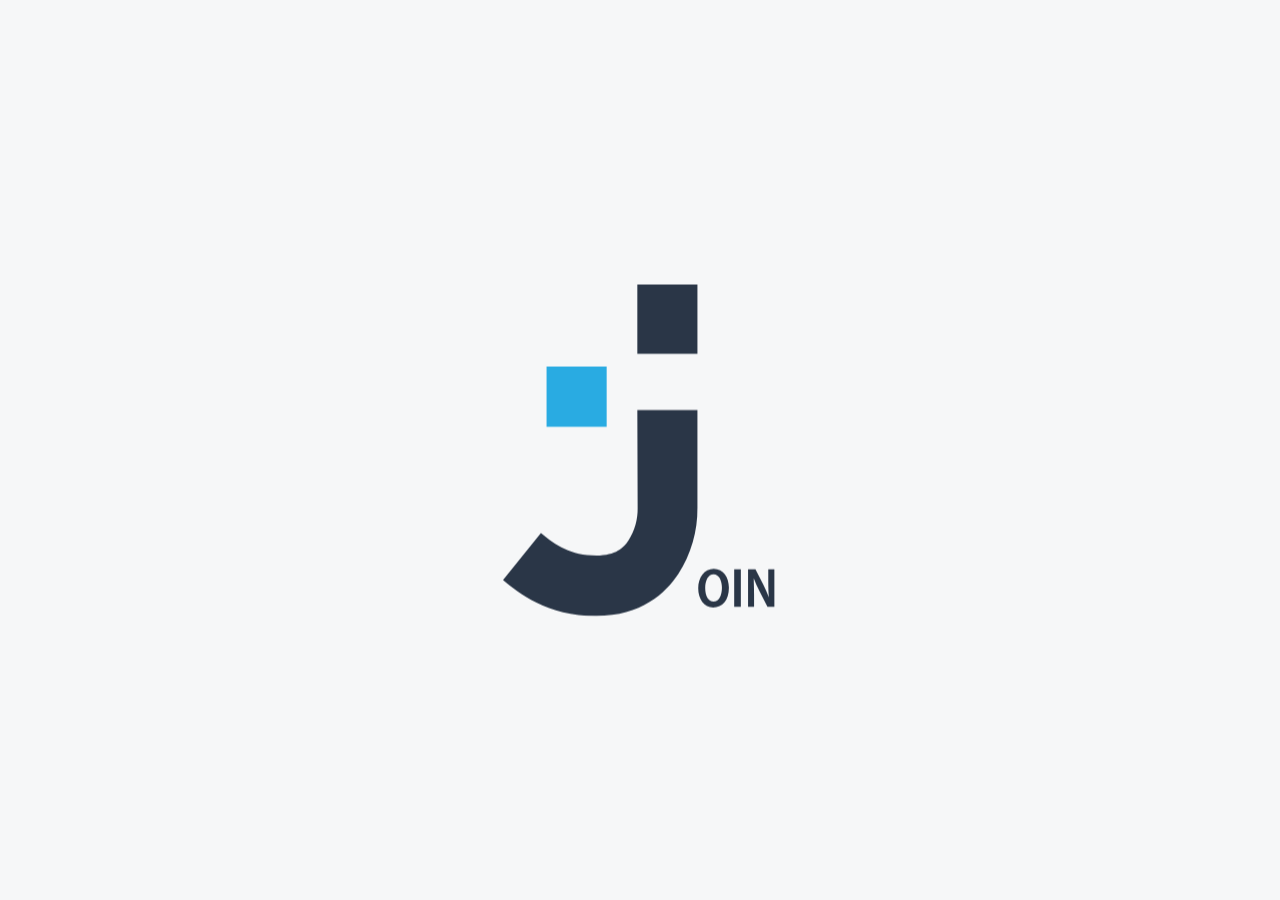
<file: html/summary.html>
<!doctype html>
<html lang="en">
  <head>
    <meta charset="UTF-8" />
    <meta name="viewport" content="width=device-width, initial-scale=1.0" />
    <title>Summary</title>
    <link
      rel="shortcut icon"
      href="../assets/icons/favorite-icon.svg"
      type="image/x-icon"
    />

    <link rel="stylesheet" href="../styles/fonts.css" />
    <link rel="stylesheet" href="../styles/variables.css" />
    <link rel="stylesheet" href="../styles/layout.css" />
    <link rel="stylesheet" href="../styles/components.css" />
    <link rel="stylesheet" href="../styles/summary.css" />
    <link rel="stylesheet" href="../styles/icons.css" />
    <link rel="stylesheet" href="../style.css" />
    <script src="../js/session.js"></script>
    <script src="../js/pageHeaderTemplate.js"></script>
    <script src="../js/data.js"></script>
    <script src="../js/taskData.js"></script>
    <script src="../js/summary.js"></script>
    <script src="../script.js"></script>
  </head>

  <body
    class="app-layout"
    onload="
      requireLogin();
      includeHTML();
      initSummary();
    "
  >
    <div
      class="shared-template"
      w3-include-html="../templates/template.html"
      data-active-page="summary"
    ></div>
    <main>
      <section class="summary">
        <div class="summary-header">
          <div class="summary-header-title">
            <h1>Join 360</h1>
          </div>
          <div class="separator"></div>
          <div class="summary-header-subtitle">
            <p class="summary-header-subtitle-text">Key Metrics at a Glance</p>
          </div>
        </div>

        <section class="summary-section">

        <div class="summary-buttons">
          <div class="summary-buttons-to">
            <button class="summary-to-do" onclick="gotoBoard()">
              <div class="summary-to-do-icon">
                <img
                  class="summary-to-do-img"
                  src="../assets/icons/toDo.svg"
                  alt="To-Do Icon"
                />
              </div>
              <div class="summary-to-do-text">
                <span id="summaryToDoCount">0</span>
                <div class="summary-to-do-label">To-Do</div>
              </div>
            </button>
              <button class="summary-to-do" onclick="gotoBoard()">
                <div class="summary-to-do-icon">
                  <img
                    class="summary-to-do-img"
                    src="../assets/icons/done.svg"
                    alt="Done Icon"
                  />
                </div>
                <div class="summary-to-do-text">
                  <span id="summaryDoneCount">0</span>
                  <div class="summary-to-do-label">Done</div>
                </div>
              </button>
            </div>

            <button class="summary-metrics" onclick="gotoBoard()">
              <div class="summary-metrics-text">
                <img src="../assets/icons/urgent.svg" alt="Urgent Icon" />
                <div class="summary-to-do-text">
                  <span id="summaryUrgentCount">0</span>
                  <div class="summary-to-do-label">Urgent</div>
                </div>
              </div>
              <div class="separator-vertical"></div>
              <div class="summary-metrics-content">
                <span id="summaryDeadline"></span>
                <div class="summary-to-do-label">Upcoming Deadline</div>
              </div>
            </button>

            <div class="summary-buttons-boards">
              <button class="summary-settings" onclick="gotoBoard()">
                <div class="summary-to-do-text">
                  <span id="summaryTasksInBoardsCount">0</span>
                  <div class="summary-to-do-label">Tasks in Boards</div>
                </div>
              </button>
              <button class="summary-settings" onclick="gotoBoard()">
                <div class="summary-to-do-text">
                  <span id="summaryTasksInProgressCount">0</span>
                  <div class="summary-to-do-label">Tasks In Progress</div>
                </div>
              </button>

              <button class="summary-settings" onclick="gotoBoard()">
                <div class="summary-to-do-text">
                  <span id="summaryAwaitingFeedbackCount">0</span>
                  <div class="summary-to-do-label">Awaiting Feedback</div>
                </div>
              </button>

            </div>
          </div>
         
         
         
          <section class="summary-section-extra">
            <span id="summaryGreeting"></span>
            <div class="summary-section-extra-content" id="summaryUserName"></div>
          </section>
        </section>
      </section>
    </main>
  </body>
</html>
</file>
<file: styles/fonts.css>
/* inter-100 - latin */
@font-face {
  font-display: swap; /* Check https://developer.mozilla.org/en-US/docs/Web/CSS/@font-face/font-display for other options. */
  font-family: 'Inter';
  font-style: normal;
  font-weight: 100;
  src: url('../fonts/inter-v20-latin-100.woff2') format('woff2'); /* Chrome 36+, Opera 23+, Firefox 39+, Safari 12+, iOS 10+ */
}
/* inter-200 - latin */
@font-face {
  font-display: swap; /* Check https://developer.mozilla.org/en-US/docs/Web/CSS/@font-face/font-display for other options. */
  font-family: 'Inter';
  font-style: normal;
  font-weight: 200;
  src: url('../fonts/inter-v20-latin-200.woff2') format('woff2'); /* Chrome 36+, Opera 23+, Firefox 39+, Safari 12+, iOS 10+ */
}
/* inter-300 - latin */
@font-face {
  font-display: swap; /* Check https://developer.mozilla.org/en-US/docs/Web/CSS/@font-face/font-display for other options. */
  font-family: 'Inter';
  font-style: normal;
  font-weight: 300;
  src: url('../fonts/inter-v20-latin-300.woff2') format('woff2'); /* Chrome 36+, Opera 23+, Firefox 39+, Safari 12+, iOS 10+ */
}
/* inter-regular - latin */
@font-face {
  font-display: swap; /* Check https://developer.mozilla.org/en-US/docs/Web/CSS/@font-face/font-display for other options. */
  font-family: 'Inter';
  font-style: normal;
  font-weight: 400;
  src: url('../fonts/inter-v20-latin-regular.woff2') format('woff2'); /* Chrome 36+, Opera 23+, Firefox 39+, Safari 12+, iOS 10+ */
}
/* inter-500 - latin */
@font-face {
  font-display: swap; /* Check https://developer.mozilla.org/en-US/docs/Web/CSS/@font-face/font-display for other options. */
  font-family: 'Inter';
  font-style: normal;
  font-weight: 500;
  src: url('../fonts/inter-v20-latin-500.woff2') format('woff2'); /* Chrome 36+, Opera 23+, Firefox 39+, Safari 12+, iOS 10+ */
}
/* inter-600 - latin */
@font-face {
  font-display: swap; /* Check https://developer.mozilla.org/en-US/docs/Web/CSS/@font-face/font-display for other options. */
  font-family: 'Inter';
  font-style: normal;
  font-weight: 600;
  src: url('../fonts/inter-v20-latin-600.woff2') format('woff2'); /* Chrome 36+, Opera 23+, Firefox 39+, Safari 12+, iOS 10+ */
}
/* inter-700 - latin */
@font-face {
  font-display: swap; /* Check https://developer.mozilla.org/en-US/docs/Web/CSS/@font-face/font-display for other options. */
  font-family: 'Inter';
  font-style: normal;
  font-weight: 700;
  src: url('../fonts/inter-v20-latin-700.woff2') format('woff2'); /* Chrome 36+, Opera 23+, Firefox 39+, Safari 12+, iOS 10+ */
}
/* inter-800 - latin */
@font-face {
  font-display: swap; /* Check https://developer.mozilla.org/en-US/docs/Web/CSS/@font-face/font-display for other options. */
  font-family: 'Inter';
  font-style: normal;
  font-weight: 800;
  src: url('../fonts/inter-v20-latin-800.woff2') format('woff2'); /* Chrome 36+, Opera 23+, Firefox 39+, Safari 12+, iOS 10+ */
}
/* inter-900 - latin */
@font-face {
  font-display: swap; /* Check https://developer.mozilla.org/en-US/docs/Web/CSS/@font-face/font-display for other options. */
  font-family: 'Inter';
  font-style: normal;
  font-weight: 900;
  src: url('../fonts/inter-v20-latin-900.woff2') format('woff2'); /* Chrome 36+, Opera 23+, Firefox 39+, Safari 12+, iOS 10+ */
}
</file>
<file: styles/variables.css>
:root {

    /* colors */
    --sidebar-bg: rgb(42, 54, 71);
    --color-white: rgb(255, 255, 255);
    --color-white-secondary: rgb(231, 231, 231);
    --main-bg: rgb(246, 247, 248);
    --active: rgb(9, 25, 49);
    --color-hover: rgb(18, 70, 88);
    --color-blue: rgb(41, 171, 226);
    --color-grey: rgb(122, 122, 122);
    --color-text-grey: rgb(104, 104, 104);
    --color-error: rgb(230, 0, 38);
    --color-menu-text: rgb(205, 205, 205);
    --color-menu-hover: rgb(42, 61, 89);
    --join-marker: rgb(18, 70, 88);

    /* board colors */
    --color-board-category-technical: rgb(31, 215, 193);
    --color-board-empty-shadow: rgb(0 0 0 / 8%);
    --color-board-task-shadow: rgb(0 0 0 / 10%);

    /* contacts colors */
    --color-contact-list-shadow: rgb(0 0 0 / 8%);
    --color-divider: rgb(209, 209, 209);
    --color-contact-email: rgb(0, 124, 238);
    --color-contact-hover-top: rgb(249, 249, 249);
    --color-contact-hover-bottom: rgb(240, 240, 240);
    --color-contact-avatar-shadow: rgb(0 0 0 / 10%);
    --color-overlay-backdrop: rgb(0 0 0 / 30%);
    --color-close-hover: rgb(238, 238, 238);

    /* summary colors */
    --color-summary-shadow: rgb(0 0 0 / 40%);

    /* borders */
    --border-width: 2px;
    --border: var(--border-width) solid var(--sidebar-bg);

    
}
</file>
<file: style.css>
* {
    margin: 0;
    box-sizing: border-box;
    scroll-behavior: smooth;
}

body {
    display: flex;
    min-height: 100vh;
    background: var(--main-bg);
    font-family: 'Inter', sans-serif;
}

a {
    text-decoration: none;
}

main {
    flex: 1;
    min-width: 0;
}

h1 {
    font-size: 3.5rem;
    margin-bottom: 25px;
}

h2 {
    margin: 15px 0;
}
</file>
<file: styles/components.css>
/* helpers */

.d-none {
    display: none !important;
}

/* buttons */

.btn {
    display: inline-flex;
    align-items: center;
    justify-content: center;
    gap: 10px;
    height: 48px;
    padding: 15px 24px;
    border: unset;
    border-radius: 8px;
    font-family: inherit;
    font-size: 21px;
    font-weight: 700;
    cursor: pointer;
    transition: background-color 100ms ease, box-shadow 100ms ease, color 100ms ease;
}

.btn-primary {
    background-color: var(--sidebar-bg);
    color: var(--color-white);
}

.btn-primary:hover:enabled {
    background-color: var(--color-hover);
    box-shadow: 0 4px 4px rgba(0, 0, 0, 0.25);
}

.btn-primary:active:enabled {
    background-color: var(--active);
}

.btn-secondary {
    background-color: var(--color-white);
    border: 1px solid var(--sidebar-bg);
    color: var(--sidebar-bg);
}

.btn-secondary:hover:enabled {
    border-color: var(--color-hover);
    color: var(--color-hover);
    box-shadow: 0 4px 4px rgba(0, 0, 0, 0.25);
}

.btn-secondary:active:enabled {
    border-color: var(--active);
    color: var(--active);
}

.btn:disabled {
    opacity: 0.6;
    cursor: default;
}

.btn-small {
    height: auto;
    padding: 15px 16px;
    font-size: 1rem;
}

/* form inputs */

.input-group {
    display: flex;
    flex-direction: column;
    gap: 4px;
}

.input-wrap {
    position: relative;
    display: flex;
    align-items: center;
}

.input-wrap input {
    width: 100%;
    height: 48px;
    padding: 12px 52px 12px 21px;
    border: 1px solid var(--color-text-grey);
    border-radius: 10px;
    background-color: var(--color-white);
    font-family: inherit;
    font-size: 1.25rem;
    outline: unset;
    transition: border-color 100ms ease;
}

.input-wrap input::placeholder {
    color: var(--color-text-grey);
}

.input-wrap input:focus {
    border-color: var(--color-hover);
}

.input-wrap > img {
    position: absolute;
    right: 21px;
    pointer-events: none;
}

.password-toggle {
    position: absolute;
    right: 21px;
    display: flex;
    align-items: center;
    justify-content: center;
    width: 24px;
    height: 24px;
    padding: 0;
    border: unset;
    background: unset;
    cursor: pointer;
}

.password-toggle:disabled {
    cursor: default;
}

.input-group.has-error input {
    border-color: var(--color-error);
}

.error-msg {
    min-height: 19px;
    font-size: 1rem;
    color: var(--color-error);
}

/* popup */

.popup {
    position: fixed;
    top: 50%;
    left: 50%;
    z-index: 10;
    display: flex;
    align-items: center;
    height: 74px;
    padding: 0 25px;
    border-radius: 20px;
    background-color: var(--sidebar-bg);
    box-shadow: 0 0 4px rgba(0, 0, 0, 0.4);
    color: var(--color-white);
    font-size: 1.25rem;
    white-space: nowrap;
    transform: translate(-50%, 100vh);
    transition: transform 125ms ease-out;
}

.popup.popup-visible {
    transform: translate(-50%, -50%);
}
</file>
<file: styles/login.css>
/* login page (Desktop first) – Maße teils nach Screenshot geschätzt */

.login-page {
    flex-direction: column;
    align-items: center;
}

.login-header {
    display: flex;
    justify-content: space-between;
    align-items: flex-start;
    width: 100%;
    max-width: 1240px;
    padding-top: 67px;
}

.login-logo {
    position: relative;
    z-index: 30;
    width: 100px;
    height: auto;
}

.login-logo img {
    display: block;
    width: 100%;
    height: auto;
}

.login-logo .login-logo-light {
    position: absolute;
    inset: 0;
    opacity: 0;
    transition: opacity 800ms ease-in-out;
}

/* intro animation */

.intro .login-logo {
    visibility: hidden;
}

.intro-overlay {
    position: fixed;
    inset: 0;
    z-index: 20;
    background-color: var(--main-bg);
    transition: opacity 800ms ease-in-out;
}

.intro-overlay.intro-overlay-hidden {
    opacity: 0;
}

.login-logo.logo-moving {
    transition: transform 800ms ease-in-out;
}

.signup-wrap {
    display: flex;
    align-items: center;
    gap: 35px;
}

.signup-wrap span {
    font-family: 'Inter', sans-serif;
    font-size: 20px;
    font-weight: 400;
}

/* card */

.login-main {
    display: flex;
    flex: 1;
    align-items: flex-start;
    justify-content: center;
    width: 100%;
    max-width: 1440px;
    padding: 86px 24px 16px;
}

.login-card {
    position: relative;
    display: flex;
    flex-direction: column;
    align-items: center;
    width: 100%;
    max-width: 652px;
    min-height: 449px;
    justify-content: center;
    padding: 48px 115px;
    border-radius: 30px;
    background-color: var(--color-white);
    box-shadow: 0px 0px 14px 3px rgba(0, 0, 0, 0.14);
}

.login-card h1 {
    font-size: 3.8rem;
    font-weight: 700;
}

.title-underline {
    width: 150px;
    height: 3px;
    margin: 16px 0 32px;
    border-radius: 3px;
    background-color: var(--color-blue);
}

/* form */

.login-form {
    display: flex;
    flex-direction: column;
    gap: 4px;
    width: 100%;
}

.login-buttons {
    display: flex;
    justify-content: center;
    gap: 35px;
    margin-top: 16px;
}

/* signup */

.signup-main {
    padding-top: 9px;
}

.signup-card {
    max-width: 600px;
    min-height: 630px;
    padding: 48px 88px;
}

.back-btn {
    position: absolute;
    top: 64px;
    left: 48px;
    display: flex;
    align-items: center;
    justify-content: center;
    width: 32px;
    height: 32px;
    padding: 0;
    border: unset;
    border-radius: 50%;
    background: unset;
    cursor: pointer;
    transition: background-color 100ms ease;
}

.back-btn:hover {
    background-color: var(--main-bg);
}

.privacy-check {
    display: flex;
    align-items: center;
    justify-content: center;
    gap: 8px;
    font-size: 1rem;
    color: var(--color-text-grey);
    cursor: pointer;
}

.privacy-check a {
    color: var(--color-hover);
    transition: color 100ms ease;
}

.privacy-check a:hover {
    color: var(--color-blue);
}

.privacy-check input {
    appearance: none;
    flex-shrink: 0;
    width: 16px;
    height: 16px;
    margin: 0;
    border: 2px solid var(--sidebar-bg);
    border-radius: 3px;
    background-color: var(--color-white);
    cursor: pointer;
    transition: background-color 100ms ease;
}

.privacy-check input:checked {
    background: var(--sidebar-bg) url("data:image/svg+xml,%3Csvg xmlns='http://www.w3.org/2000/svg' viewBox='0 0 10 8'%3E%3Cpath d='M1 4l3 3 5-6' fill='none' stroke='white' stroke-width='1.6'/%3E%3C/svg%3E") center / 10px no-repeat;
}

.privacy-error {
    text-align: center;
}

/* footer */

.login-footer {
    display: flex;
    gap: 24px;
    padding: 16px 0;
    font-size: 1rem;
    color: var(--color-text-grey);
}

.login-footer a {
    color: inherit;
    transition: color 100ms ease;
}

.login-footer a:hover {
    color: var(--color-blue);
}


@media (max-width: 768px) {
    .intro-overlay {
        background-color: var(--sidebar-bg);
    }

    .intro-start .login-logo .login-logo-light {
        opacity: 1;
    }

    .login-header {
        display: contents;
    }

    .login-logo {
        align-self: flex-start;
        width: 64px;
        margin: 37px 0 0 38px;
    }

    .login-main {
        order: 1;
        align-items: center;
        padding: 24px 16px;
    }

    .login-card,
    .signup-card {
        max-width: 396px;
        min-height: 0;
        padding: 32px 16px;
    }

    .login-card h1 {
        margin-bottom: 0;
        font-size: 47px;
    }

    .title-underline {
        width: 88px;
    }

    .login-buttons {
        flex-direction: column;
        align-items: center;
        gap: 21px;
    }

    .login-buttons .btn {
        width: 180px;
        height: 51px;
        padding: 4px 0;
        font-size: 16px;
    }

    .back-btn {
        top: 40px;
        left: 40px;
    }

    .signup-card .title-underline {
        margin-bottom: 24px;
    }

    .signup-card .privacy-check {
        gap: 12px;
        margin-top: 28px;
    }

    .signup-card .login-buttons {
        margin-top: 8px;
    }

    .signup-wrap {
        order: 2;
        justify-content: center;
        margin: 16px 0 40px;
    }

    .login-footer {
        order: 3;
        justify-content: center;
        padding: 0 0 22px;
    }
}


@media (max-width: 400px) {
    .back-btn {
        left: 16px;
    }

    .signup-card h1 {
        font-size: 40px;
    }
}
</file>
<file: styles/layout.css>
/* sidebar */

body.app-layout {
    display: block;
    padding-left: 250px;
}

body.app-layout > .shared-template {
    display: contents;
}

body.app-layout aside {
    position: fixed;
    top: 0;
    bottom: 0;
    left: 0;
    z-index: 1;
}

body.app-layout main {
    min-height: calc(100vh - 90px);
}

aside {
    display: flex;
    flex-direction: column;
    width: 250px;
    height: 100vh;
    background-color: var(--sidebar-bg);
    color: var(--color-white);
}

.logo-wrap {
    padding: 60px 0 90px;
    display: flex;
    justify-content: center;
}

.logo {
    width: 100px;
    height: auto;
    
}

.sidebar-nav {
    display: flex;
    flex-direction: column;
    gap: 12px;
    
}

.nav-item {
    display: flex;
    align-items: center;
    gap: 8px;
    padding: 10px 0;
    padding-left: 70px;
    border-radius: 6px;
    color: var(--color-white);
    opacity: 0.9;
    font-size: 1.0rem;
}

.nav-item.active {
    background-color: var(--active);
}

.nav-item img {
    width: 30px;
    height: 30px;
    
}

.legal-links {
    margin-top: auto;
    padding: 0 0 50px 70px;
    display: flex;
    flex-direction: column;
    gap: 20px;
    font-size: 0.95rem;
}

.legal-links a {
    color: var(--color-white-secondary);
}

.legal-links a.active {
    display: block;
    margin-left: -70px;
    padding: 10px 0 10px 70px;
    border-radius: 6px;
    background-color: var(--active);
    color: var(--color-white);
    font-weight: 600;
}


/* header */

header {
    position: relative;
    z-index: 1;
    display: flex;
    justify-content: space-between;
    align-items: center;
    height: 90px;
    padding: 0 40px 0 60px;
    background-color: var(--color-white);
    box-shadow: 1px 4px 7px rgba(0, 0, 0, 0.14);
}

header h4 {
    font-size: 18px;
    font-weight: 400;
}

.header-actions {
    display: flex;
    align-items: center;
    gap: 20px;
}

.help-link {
    display: flex;
    align-items: center;
    justify-content: center;
    width: 32px;
    height: 32px;
}

.help-link.active {
    display: none;
}

.help-icon {
    display: block;
    width: 20px;
    height: 20px;
}

.user-profile {
    display: flex;
    align-items: center;
    justify-content: center;
    width: 56px;
    height: 56px;
    padding: 0;
    border: 3px solid var(--sidebar-bg);
    border-radius: 50%;
    background: var(--color-white);
    color: var(--color-hover);
    font-family: inherit;
    font-size: 1.25rem;
    font-weight: 700;
    cursor: pointer;
}

/* user menu */

.user-menu {
    position: absolute;
    top: 100%;
    right: 20px;
    z-index: 10;
    display: flex;
    flex-direction: column;
    min-width: 150px;
    padding: 10px;
    border-radius: 20px 0 20px 20px;
    background-color: var(--sidebar-bg);
    box-shadow: 0 0 4px rgba(0, 0, 0, 0.4);
}

.user-menu a,
.user-menu button {
    display: flex;
    align-items: center;
    height: 46px;
    padding: 8px 16px;
    border: unset;
    border-radius: 8px;
    background: unset;
    color: var(--color-menu-text);
    font-family: inherit;
    font-size: 1rem;
    white-space: nowrap;
    cursor: pointer;
    transition: background-color 100ms ease;
}

.user-menu a:hover,
.user-menu button:hover {
    background-color: var(--color-menu-hover);
}


.header-logo,
.user-menu .user-menu-help {
    display: none;
}




@media (max-width: 1024px) {
    body.app-layout {
        padding-left: 0;
        padding-bottom: 80px;
    }

    body.app-layout main {
        min-height: calc(100vh - 160px);
    }

    body.app-layout aside {
        top: auto;
    }

    aside {
        flex-direction: row;
        width: 100%;
        height: 80px;
    }

    .logo-wrap,
    .legal-links {
        display: none;
    }

    .sidebar-nav {
        flex: 1;
        flex-direction: row;
        justify-content: space-around;
        align-items: center;
        gap: 0;
    }

    .nav-item {
        flex-direction: column;
        justify-content: center;
        gap: 4px;
        width: 80px;
        height: 76px;
        padding: 0;
        border-radius: 16px;
        font-size: 0.875rem;
    }

    .nav-item img {
        width: 24px;
        height: 24px;
    }

    header {
        height: 80px;
        padding: 0 16px;
        box-shadow: 0 4px 4px rgba(0, 0, 0, 0.1);
    }

    header h4,
    .help-link {
        display: none;
    }

    .header-logo {
        display: block;
        height: 40px;
    }

    .user-profile {
        width: 40px;
        height: 40px;
        border-width: 2px;
        font-size: 0.875rem;
    }

    .user-menu .user-menu-help {
        display: flex;
    }

     .external-layout aside {
        justify-content: space-between;
        padding: 0 16px;
    }

    .external-layout .sidebar-nav {
        flex: 0 0 auto;
    }

    .external-layout .legal-links {
        display: flex;
        flex-direction: row;
        align-items: center;
        gap: 0;
        margin: 0;
        padding: 0;
        font-size: 1rem;
    }

    .external-layout .legal-links a,
    .external-layout .legal-links a.active {
        display: flex;
        align-items: center;
        height: 76px;
        margin: 0;
        padding: 8px 12px;
        border-radius: 16px;
        font-weight: 400;
        white-space: nowrap;
    }
}


@media (max-width: 400px) {
    .nav-item {
        width: 72px;
    }

    .external-layout aside {
        padding: 0 8px;
    }

    .external-layout .legal-links {
        font-size: 0.875rem;
    }

    .external-layout .legal-links a,
    .external-layout .legal-links a.active {
        padding: 8px;
    }
}
</file>
<file: styles/addTask.css>
.add-task-form {
  width: 976px;
  height: 545px;
  margin-top: 56px;
  margin-left: 117px;
  margin-right: 96px;
}

.form-section {
  width: 976px;
  height: 424px;
  position: relative;
  display: flex;
  align-items: stretch;
  gap: 48px;
}

.form-group-title {
  position: relative;
  gap: 8px;
  display: flex;
  flex-direction: column;
}

.form-group-date {
  display: inline-flex;
  align-items: center;
  gap: 8px;
  border: 1px solid #686868;
  padding: 8px;
  background-color: #ffffff;
  color: #686868;
}

.form-group-title-textarea {
  position: relative;
  top: 25px;
  gap: 8px;
  display: flex;
  flex-direction: column;
  width: 440px;
  height: 168px;
}

.form-group-textarea {
  width: 440px;
  height: 100px;
  border-radius: 10px;
  border: 1px solid #686868;
  font-size: 20px;
  color: #686868;
  padding-top: 18px;
  padding-left: 16px;
}

.form-group-text {
  width: 440px;
  height: 64px;
  border-radius: 10px;
  border: 1px solid #686868;
  font-size: 20px;
  color: #686868;
  padding-left: 16px;
}

.form-group-title-date {
  position: relative;
  top: 20px;
  gap: 8px;
  display: flex;
  flex-direction: column;
  width: 440px;
  height: 96px;
}

.form-group-text-date {
  width: 440px;
  height: 64px;
  border-radius: 10px;
  border: 1px solid #686868;
  font-size: 20px;
  background:  #ffffff url("../assets/icons/calender.svg") no-repeat 400px
  center;
  padding-left: 16px;
}

.separator-bottom {
  width: 1px;
  height: 424px;
  background-color: #686868;
  flex-shrink: 0;
}

.form-section-left {
  width: 440px;
  height: 424px;
}

.form-section-right {
  width: 440px;
  height: 400px;
  display: flex;
  flex-direction: column;
  gap: 24px;
}

.form-group-title {
  width: 440px;
  height: 88px;
}

.form-group-priority {
  display: flex;
  justify-content: space-between;
  gap: 16px;
}
.form-group-assigned {
  width: 440px;
  height: 88px;
  display: flex;
  flex-direction: column;
  gap: 8px;
}

.priority-button-urgent {
  width: 156px;
  height: 56px;
  font-size: 20px;
  border-radius: 10px;
  border: 1px solid #ccc;
  background-color: #ffffff;
  filter: drop-shadow(0 0 4px #00000066);
  cursor: pointer;
}

.priority-button-urgent:hover {
  box-shadow: 0px 5px 10px #00000066;
}

.priority-button-urgent:focus {
  background-color: #ff3d00;
  color: #ffffff;
  filter: none;
  box-shadow: none;
}

.priority-button-urgent:focus img {
  filter: brightness(0) invert(1);
}

.priority-button-low {
  width: 156px;
  height: 56px;
  font-size: 20px;
  border-radius: 10px;
  border: 1px solid #ccc;
  background-color: #ffffff;
  filter: drop-shadow(0 0 4px #00000066);
  cursor: pointer;
}

.priority-button-low:hover {
  box-shadow: 0px 5px 10px #00000066;
}

.priority-button-low:focus {
  background-color: #7ae229;
  color: #ffffff;
  filter: none;
  box-shadow: none;
}

.priority-button-low:focus img {
  filter: brightness(0) invert(1);
}

.priority-button-medium {
  width: 156px;
  height: 56px;
  font-size: 20px;
  border-radius: 10px;
  border: 1px solid #ccc;
  background-color: #ffffff;
  filter: drop-shadow(0 0 4px #00000066);
  cursor: pointer;
}

.priority-button-medium img {
  filter: brightness(0) saturate(100%) invert(76%) sepia(76%) saturate(3831%)
    hue-rotate(2deg) brightness(105%) contrast(105%);
}

.priority-button-medium:active {
  background-color: #ffa800;
  color: #ffffff;
  filter: none;
  box-shadow: none;
}

.priority-button-medium:active img {
  filter: brightness(0) invert(1);
}

.priority-button-medium:hover {
  box-shadow: 0px 5px 10px #00000066;
}

.priority-button-medium:focus {
  background-color: #ffa800;
  color: #ffffff;
  filter: none;
  box-shadow: none;
}

.priority-button-medium:focus img {
  filter: brightness(0) invert(1);
}

.form-group-status {
  width: 440px;
  height: 88px;
  display: flex;
  flex-direction: column;
  gap: 8px;
}
.form-group-deadline {
  width: 440px;
  height: 88px;
  display: flex;
  flex-direction: column;
  gap: 8px;
}

.form-group-text-assigned {
  width: 440px;
  height: 48px;
  border-radius: 10px;
  border: 1px solid #686868;
}

.form-group-text-assigned:hover {
  border: none;
}

.form-section-footer {
  width: 1093px;
  height: 56px;
  display: flex;
  justify-content: space-between;
  align-items: flex-end;
  margin-top: 124px;
}

.form-section-footer-buttons {
  width: 309px;
  height: 56px;
  display: flex;
  align-items: center;
  gap: 16px;
}

.form-section-footer-button {
  width: 183px;
  height: 56px;
  border-radius: 10px;
  border: 1px solid #686868;
  cursor: pointer;
  background-color: #2a3647;
  color: #ffffff;
  display: flex;
  align-items: center;
  justify-content: center;
  gap: 4px;
  font-size: 24px;
  font-weight: 700;
}

.form-section-footer-button:hover {
  background-color: #124658;
  box-shadow: 0px 5px 10px #00000066;
}

.form-section-footer-clear {
  width: 110px;
  height: 56px;
  border-radius: 10px;
  border: 1px solid #686868;
  background-color: #ffffff;
  cursor: pointer;
  color: #2a3647;
  font-size: 16px;
  gap: 4px;
  font-weight: 400;
}

.form-section-footer-required {
  width: 170px;
  height: 27px;
  margin-left: 117px;
}

.form-section-footer-required-star {
  color: #ff8190;
  width: 27px;
  height: 170px;
}
</file>
<file: styles/icons.css>
.summary-to-do-icon {
  background-color: #2a3647;
  width: 69px;
  height: 69px;
  border-radius: 50%;
  display: flex;
  align-items: center;
  justify-content: center;
}

.summary-to-do:hover .summary-to-do-icon {
  background-color: #ffffff;
}

.summary-to-do:hover .summary-to-do-img {
  filter: brightness(0);
}

.summary-to-do-img {
  width: 32px;
  height: 32px;
}

.summary-to-do-create {
  width: 24px;
  height: 24px;
}
</file>
<file: styles/board.css>
.content {
    margin: 60px;
    max-width: calc(1440px - 250px);
}

.board-header {
    display: flex;
    justify-content: space-between;
}

.board-header > div {
    display: flex;
    align-items: center;
    gap: 16px;
    margin-bottom: 25px;
}

.search-task {
    display: flex;
    align-items: center;
    justify-content: space-between;
    width: 300px;
    height: 48px;
    padding: 0 14px;
    border: 1px solid var(--active);
    border-radius: 8px;
    background: var(--color-white);
    box-sizing: border-box;
}

.search-task-input {
    flex: 1;
    height: 100%;
    border: none;
    outline: none;
    font-size: 18px;
    color: var(--active);
    background: transparent;
    padding: 0;
    margin: 0;
}

.search-task-icon {
    width: 40px;
    flex-shrink: 0;
    margin-left: 12px;
}

.board {
    display: flex;
    justify-content: space-between;
    gap: 25px;
}

.columns {
    display: flex;
    flex-direction: column;
    max-width: 320px;
}

.column-head {
    display: flex;
    justify-content: space-between;
    max-width: 320px;
    align-items: center;
}

.board-plus-icon {
    width: 24px;
}

.task-section {
    display: flex;
    flex-direction: column;
    gap: 16px;
    min-height: 80vh;
    border-radius: 16px;
}

.task-placeholder {
    flex: 0 0 auto;
    width: 100%;
    max-width: 360px;
    box-sizing: border-box;
    border: 2px dashed var(--color-blue);
    border-radius: 24px;
    background: var(--main-bg);
}

.task.dragging {
    opacity: 0.5;
    transform: rotate(-5deg);
}

.no-tasks {
    display: grid;
    width: 100%;
    max-width: 320px;
    min-height: 60px;
    box-sizing: border-box;
    place-items: center;
    margin: 0;
    border: 1px dashed var(--color-menu-text);
    border-radius: 14px;
    background: var(--color-white-secondary);
    box-shadow: 0 2px 6px var(--color-board-empty-shadow);
    color: var(--color-menu-text);
    text-align: center;
}

.task {
    display: flex;
    flex-direction: column;
    gap: 16px;
    width: 100%;
    max-width: 320px;
    padding: 20px;
    background: var(--color-white);
    border-radius: 24px;
    box-shadow: 0 4px 12px var(--color-board-task-shadow);
}

.category-tag {
    align-self: flex-start;
    padding: 7px 20px;
    border-radius: 12px;
    background-color: var(--color-blue);
    color: var(--color-white);
    font-size: 18px;
}

.category-tag.technical {
    background-color: var(--color-board-category-technical);
}

.task h3 {
    margin: 16px 0 -8px;
    color: var(--sidebar-bg);
    font-size: 20px;
    line-height: 1.2;
}

.task-description {
    color: var(--color-text-grey);
    font-size: 20px;
    line-height: 1.2;
}

.subtask-section {
    display: flex;
    align-items: center;
    gap: 14px;
    margin-top: 16px;
    font-size: 18px;
    white-space: nowrap;
}

.progress-bar {
    flex: 1;
    height: 10px;
    overflow: hidden;
    border-radius: 8px;
    background: var(--color-white-secondary);
}

.progress {
    width: 50%;
    height: 100%;
    border-radius: inherit;
    background: var(--color-blue);
}

.task-footer {
    display: flex;
    align-items: center;
    justify-content: space-between;
    margin-top: 12px;
}

.task-priority-icon {
    width: 32px;
    height: 32px;
    background-position: center;
    background-repeat: no-repeat;
}

.task-priority-icon.priority-urgent {
    background-image: url('../assets/icons/up.svg');
}

.task-priority-icon.priority-medium {
    background-image: url('../assets/icons/medium.svg');
}

.task-priority-icon.priority-low {
    background-image: url('../assets/icons/Prio baja.svg');
}

.assigned-users {
    display: flex;
    align-items: center;
    padding-left: 1px;
}

.user-avatar {
    display: grid;
    width: 38px;
    height: 38px;
    place-items: center;
    margin-left: -6px;
    border: 1px solid var(--color-white);
    border-radius: 50%;
    color: var(--color-white);
    font-size: 16px;
}

/* dialog */

.dialog {
    position: fixed;
    inset: 0;
    z-index: 1000;
    background: rgb(0 0 0 / 50%);
}

dialog {
    position: fixed;
    inset: 0;
    z-index: 1001;
    width: 520px;
    height: 950px;
    max-width: calc(100vw - 32px);
    max-height: calc(100vh - 32px);
    box-sizing: border-box;
    margin: auto;
}

dialog::backdrop {
    background: rgb(0 0 0 / 50%);
}
</file>
<file: styles/contacts.css>
/* page layout */

.contacts-page {
    position: relative;
    display: flex;
    height: calc(100vh - 90px);
    overflow: hidden;
}

.contact-list {
    width: 424px;
    flex-shrink: 0;
    padding: 32px 24px;
    overflow-y: auto;
    background-color: var(--color-white);
    box-shadow: 4px 0 6px var(--color-contact-list-shadow);
}

.contact-content {
    position: relative;
    flex: 1;
    padding: 109px 80px 0;
    overflow: hidden;
}

/* contact list */

.contact-add-btn {
    width: 100%;
    height: 56px;
    gap: 16px;
    border-radius: 10px;
}

.contact-letter {
    margin-bottom: 8px;
    padding: 17px 36px 25px;
    border-bottom: 1px solid var(--color-divider);
    font-size: 20px;
}

/* contact item */

.contact-item {
    display: flex;
    align-items: center;
    gap: 35px;
    width: 100%;
    padding: 15px 24px;
    border: none;
    border-radius: 10px;
    background: var(--color-white);
    font-family: inherit;
    text-align: left;
    cursor: pointer;
}

.contact-item:hover {
    background: linear-gradient(var(--color-contact-hover-top), var(--color-contact-hover-bottom));
}

.contact-item.active {
    background: var(--sidebar-bg);
}

.contact-avatar {
    display: flex;
    align-items: center;
    justify-content: center;
    width: 42px;
    height: 42px;
    flex-shrink: 0;
    border-radius: 50%;
    color: var(--color-white);
    font-size: 12px;
}

.contact-item.active .contact-avatar {
    border: 2px solid var(--color-white);
}

.contact-info {
    display: flex;
    flex-direction: column;
    gap: 5px;
    min-width: 0;
}

.contact-name {
    font-size: 20px;
    color: black;
}

.contact-item.active .contact-name {
    color: var(--color-white);
}

.contact-email {
    overflow: hidden;
    font-size: 16px;
    color: var(--color-contact-email);
    text-overflow: ellipsis;
    white-space: nowrap;
}

/* headline */

.contacts-headline {
    display: flex;
    align-items: center;
    gap: 30px;
}

.contacts-headline h1 {
    margin: 0;
    font-size: 61px;
    font-weight: 700;
}

.contacts-headline-line {
    width: 3px;
    height: 59px;
    background-color: var(--color-blue);
}

.contacts-headline p {
    font-size: 27px;
    color: var(--sidebar-bg);
}

/* contact details */

.contact-details {
    display: flex;
    flex-direction: column;
    gap: 21px;
    margin-top: 32px;
}

.contact-details-head {
    display: flex;
    align-items: center;
    gap: 54px;
}

.contact-details-avatar {
    display: flex;
    align-items: center;
    justify-content: center;
    width: 120px;
    height: 120px;
    flex-shrink: 0;
    border: 3px solid var(--color-white);
    border-radius: 50%;
    box-shadow: 0 0 4px var(--color-contact-avatar-shadow);
    color: var(--color-white);
    font-size: 47px;
    font-weight: 500;
}

.contact-details-title {
    display: flex;
    flex-direction: column;
    gap: 8px;
}

.contact-details-title h2 {
    margin: 0;
    font-size: 47px;
    font-weight: 500;
}

.contact-actions {
    display: flex;
    gap: 16px;
}

.contact-action {
    display: flex;
    align-items: center;
    gap: 8px;
    padding: 0;
    border: none;
    background: none;
    color: var(--sidebar-bg);
    font-family: inherit;
    font-size: 16px;
    cursor: pointer;
}

.contact-action:hover {
    color: var(--color-blue);
}

.contact-action-icon {
    width: 24px;
    height: 24px;
    background-color: currentColor;
}

.icon-edit {
    mask: url('../assets/icons/edit.svg') no-repeat center;
}

.icon-delete {
    mask: url('../assets/icons/delete.svg') no-repeat center;
}

.contact-details h3 {
    padding: 27px 0;
    font-size: 20px;
    font-weight: 400;
}

.contact-details-info {
    display: flex;
    flex-direction: column;
    gap: 15px;
}

.contact-details-info h4 {
    font-size: 16px;
    font-weight: 700;
}

.contact-details-info .contact-email + h4 {
    margin-top: 7px;
}

.contact-phone {
    font-size: 20px;
}

/* back and options button, only visible on mobile */

.contact-more-btn {
    display: none;
}

.contact-back-btn {
    display: none;
    padding: 0;
    border: none;
    background: none;
    cursor: pointer;
}

/* success popup */

.contact-popup {
    position: absolute;
    top: auto;
    left: 504px; /* width of the contact list + padding of the details */
    bottom: 149px;
    transform: translateX(100vw);
    transition: transform 400ms ease-in-out;
}

.contact-popup.popup-visible {
    transform: translateX(0);
}


@media (max-width: 1024px) {
    .contacts-page {
        height: calc(100vh - 160px);
    }

    .contact-list {
        width: 100%;
        padding: 16px 24px 96px;
        box-shadow: none;
    }

    .contact-add-btn,
    .contact-more-btn {
        position: fixed;
        right: 16px;
        bottom: 112px;
        z-index: 1;
        width: 56px;
        height: 56px;
        padding: 0;
        border-radius: 50%;
    }

    .contact-add-text {
        display: none;
    }

    .contact-content {
        display: none;
    }

    .contact-open .contact-list,
    .contact-open .contact-add-btn {
        display: none;
    }

    .contact-open .contact-more-btn {
        display: inline-flex;
    }

    .contact-more-btn img {
        width: 32px;
        height: 32px;
    }

    .contact-open .contact-content {
        display: block;
        width: 100%;
        padding: 40px 16px 32px;
        overflow-y: auto;
    }

    .contact-back-btn {
        position: absolute;
        top: 40px;
        right: 16px;
        display: flex;
        align-items: center;
        justify-content: center;
        width: 40px;
        height: 56px;
    }

    .contacts-headline {
        flex-direction: column;
        align-items: flex-start;
        gap: 8px;
    }

    .contacts-headline h1 {
        font-size: 47px;
    }

    .contacts-headline-line {
        order: 1;
        width: 90px;
        height: 3px;
    }

    .contacts-headline p {
        font-size: 20px;
    }

    .contact-details-head {
        gap: 16px;
    }

    .contact-details-avatar {
        width: 80px;
        height: 80px;
        font-size: 27px;
    }

    .contact-details-title h2 {
        font-size: 36px;
    }

    .contact-actions {
        position: fixed;
        right: 16px;
        bottom: 176px;
        z-index: 1;
        display: none;
        flex-direction: column;
        gap: 4px;
        padding: 10px;
        border-radius: 20px 20px 0 20px;
        background-color: var(--color-white);
        box-shadow: 0 4px 8px var(--color-contact-avatar-shadow);
    }

    .contact-menu-open .contact-actions {
        display: flex;
    }

    .contact-action {
        height: 40px;
        padding: 0 16px;
    }

    .contact-details h3 {
        padding: 16px 0;
    }

    .contact-phone {
        font-size: 16px;
    }

    .contact-popup {
        position: fixed;
        left: 50%;
        bottom: 184px;
        transform: translate(-50%, 100vh);
    }

    .contact-popup.popup-visible {
        transform: translate(-50%, 0);
    }
}


@media (max-width: 400px) {
    .contact-list {
        padding-left: 16px;
        padding-right: 16px;
    }

    .contact-item {
        gap: 16px;
        padding: 15px 16px;
    }
}
</file>
<file: styles/contactOverlay.css>
/* overlay box */

.contact-overlay {
    position: fixed;
    inset: 0;
    width: 1212px;
    height: 592px;
    margin: auto;
    padding: 0;
    border: none;
    border-radius: 30px;
    overflow: hidden;
    transform: translateX(100vw);
    transition: transform 400ms ease-in-out;
}

.contact-overlay.overlay-visible {
    transform: translateX(0);
}

.contact-overlay[open] {
    display: flex;
}

.contact-overlay::backdrop {
    background-color: var(--color-overlay-backdrop);
}

/* left side */

.overlay-aside {
    display: flex;
    flex-direction: column;
    width: 467px;
    flex-shrink: 0;
    padding: 154px 48px 0;
    background-color: var(--sidebar-bg);
    color: var(--color-white);
}

.overlay-logo {
    width: 56px;
    margin-bottom: 12px;
}

.overlay-aside h2 {
    margin: 0;
    font-size: 61px;
    font-weight: 700;
}

.overlay-aside p {
    font-size: 27px;
}

.overlay-line {
    width: 90px;
    height: 3px;
    margin-top: 16px;
    background-color: var(--color-blue);
}

/* right side */

.overlay-main {
    position: relative;
    display: flex;
    align-items: center;
    gap: 76px;
    flex: 1;
    padding-left: 79px;
    background-color: var(--color-white);
}

.overlay-close {
    position: absolute;
    top: 48px;
    right: 48px;
    width: 32px;
    height: 32px;
    padding: 0;
    border: none;
    border-radius: 50%;
    background: none;
    color: var(--sidebar-bg);
    cursor: pointer;
    transition: background-color 100ms ease;
}

.overlay-close:hover {
    background-color: var(--color-close-hover);
}

.overlay-close-icon {
    display: block;
    width: 32px;
    height: 32px;
    background-color: currentColor;
    mask: url('../assets/icons/close.svg') no-repeat center;
}

/* avatar */

.overlay-avatar {
    display: flex;
    align-items: center;
    justify-content: center;
    width: 120px;
    height: 120px;
    flex-shrink: 0;
    align-self: flex-start;
    margin-top: 204px;
    border: 3px solid var(--color-white);
    border-radius: 50%;
    box-shadow: 0 0 4px var(--color-contact-avatar-shadow);
    background-color: var(--color-divider);
    color: var(--color-white);
    font-size: 47px;
    font-weight: 500;
}

/* form */

.overlay-form {
    display: flex;
    flex-direction: column;
    gap: 8px;
    width: 422px;
}

.overlay-form .input-wrap input {
    height: 50px;
}

.overlay-buttons {
    display: flex;
    gap: 24px;
    margin-top: 18px;
}

.overlay-buttons .btn {
    height: 56px;
    padding: 16px;
    gap: 8px;
}

.overlay-cancel {
    font-size: 20px;
    font-weight: 400;
}

.overlay-cancel-icon {
    width: 24px;
    height: 24px;
    background-color: currentColor;
    mask: url('../assets/icons/close.svg') no-repeat center / 32px;
}


/* tablet */

@media (max-width: 1280px) {
    .contact-overlay {
        width: calc(100vw - 48px);
    }

    .overlay-aside {
        width: 360px;
        padding: 154px 32px 0;
    }

    .overlay-aside h2 {
        font-size: 47px;
    }

    .overlay-aside p {
        font-size: 20px;
    }

    .overlay-main {
        justify-content: center;
        min-width: 0;
        gap: 40px;
        padding: 0 48px 0 40px;
    }

    .overlay-form {
        flex: 1;
        min-width: 0;
        max-width: 422px;
    }
}


@media (max-width: 1024px) {
    .contact-overlay {
        width: 396px;
        max-width: calc(100vw - 32px);
        height: fit-content;
        max-height: calc(100vh - 32px);
        overflow-y: auto;
    }

    .contact-overlay[open] {
        flex-direction: column;
    }

    .overlay-aside {
        justify-content: center;
        width: 100%;
        height: 350px;
        padding: 0 24px 60px;
    }

    .overlay-logo {
        display: none;
    }

    .overlay-aside h2 {
        font-size: 47px;
    }

    .overlay-aside p {
        font-size: 20px;
    }

    .overlay-main {
        position: static;
        flex-direction: column;
        gap: 0;
        padding: 0 16px 32px;
    }

    .overlay-close {
        top: 24px;
        right: 24px;
        color: var(--color-white);
    }

    .overlay-close:hover {
        background-color: var(--color-hover);
    }

    .overlay-avatar {
        align-self: center;
        margin-top: -60px;
    }

    .overlay-form {
        flex: none;
        width: 100%;
        max-width: none;
        margin-top: 28px;
    }

    .overlay-form .input-wrap input {
        height: 40px;
        font-size: 1rem;
    }

    .overlay-buttons {
        justify-content: center;
        gap: 20px;
        margin-top: 8px;
    }

    .overlay-buttons .btn {
        height: 48px;
        padding: 12px 16px;
        font-size: 18px;
    }

    #overlayCancelBtn {
        display: none;
    }
}
</file>
<file: styles/page.css>
.page-content {
    margin: 60px;
}

.list {
    margin: 8px 0;
}

.join {
    color: var(--join-marker);
}

/* headline */

.page-headline {
    display: flex;
    justify-content: space-between;
    align-items: center;
    gap: 16px;
    margin-bottom: 25px;
}

.page-headline h1 {
    margin-bottom: 0;
}

.back-arrow {
    display: flex;
    align-items: center;
    justify-content: center;
    flex-shrink: 0;
    width: 40px;
    height: 40px;
    padding: 0;
    border: none;
    border-radius: 50%;
    background: none;
    cursor: pointer;
    transition: background-color 100ms ease;
}

.back-arrow:hover {
    background-color: var(--color-white);
}

.back-arrow-mobile {
    display: none;
}


@media (max-width: 1024px) {
    .page-content {
        margin: 32px 16px;
    }

    .page-content h1 {
        font-size: 47px;
    }

    .back-arrow-mobile {
        display: flex;
    }
}

@media (max-width: 400px) {
    .page-content h1 {
        font-size: 32px;
    }
}
</file>
<file: styles/help.css>
/* steps */

.help-steps {
  list-style: none;
  padding: 0;
  counter-reset: step;
}

.help-steps li {
  counter-increment: step;
  display: grid;
  grid-template-columns: 48px 1fr;
  column-gap: 16px;
  margin-bottom: 24px;
}

.help-steps li::before {
  content: counter(step) ".";
  grid-row: span 2;
  font-size: 27px;
  font-weight: 700;
}

.help-steps h3 {
  margin: 0 0 8px;
}

.help-steps p {
  margin: 0;
}
</file>
<file: styles/summary.css>
.summary {
  padding: 110px 96px 0;
}

/* header */

.summary-header {
  display: flex;
  align-items: center;
  margin-bottom: 56px;
}

.summary-header-title h1 {
  margin: 0;
}

.summary-header-subtitle {
  font-size: 27px;
  font-weight: 200;
}

.separator {
  width: 2px;
  height: 59px;
  margin: 0 13.5px 0 30px;
  background-color: var(--color-blue);
}

/* layout */

.summary-section {
  display: flex;
  align-items: center;
  gap: 80px;
  max-width: 1025px;
}

.summary-buttons {
  display: flex;
  flex-direction: column;
  flex: 0 0 560px;
  gap: 28px;
}

.summary-buttons-to {
  display: flex;
  gap: 32px;
}

.summary-buttons-boards {
  display: flex;
  gap: 28px;
}

/* cards */

.summary-to-do,
.summary-metrics,
.summary-settings {
  height: 168px;
  border: none;
  border-radius: 30px;
  background-color: var(--color-white);
  filter: drop-shadow(0 0 4px var(--color-summary-shadow));
  text-decoration: none;
  cursor: pointer;
  transition: transform 80ms ease-in-out;
}

.summary-to-do:hover,
.summary-metrics:hover,
.summary-settings:hover {
  transform: scale(1.05);
  background-color: var(--sidebar-bg);
  color: var(--color-white);
}

.summary-to-do {
  display: flex;
  align-items: center;
  justify-content: center;
  flex: 1;
  gap: 18px;
}

.summary-metrics {
  display: flex;
  align-items: center;
  justify-content: center;
  gap: 64px;
  width: 100%;
}

.summary-settings {
  display: flex;
  flex-direction: column;
  align-items: center;
  justify-content: center;
  flex: 1;
}

/* card content */

.summary-to-do-text {
  display: flex;
  flex-direction: column;
  align-items: center;
  justify-content: center;
  width: 63px;
  font-size: 64px;
  font-weight: 600;
  text-align: center;
}

.summary-to-do-label {
  font-size: 16px;
  font-weight: 400;
  text-align: center;
}

.summary-metrics-text {
  display: flex;
  align-items: center;
  gap: 18px;
}

.separator-vertical {
  width: 2px;
  height: 102px;
  background-color: var(--color-divider);
}

.summary-metrics-content {
  display: flex;
  flex-direction: column;
  align-items: flex-start;
  gap: 13px;
  width: 178px;
  font-size: 21px;
}

/* greeting */

.summary-section-extra {
  display: flex;
  flex-direction: column;
  flex: 0 1 385px;
  gap: 3px;
  font-size: 47px;
  font-weight: 500;
  color: var(--sidebar-bg);
}

.summary-section-extra-content {
  font-size: 64px;
  font-weight: 700;
  color: var(--join-marker);
}
</file>
